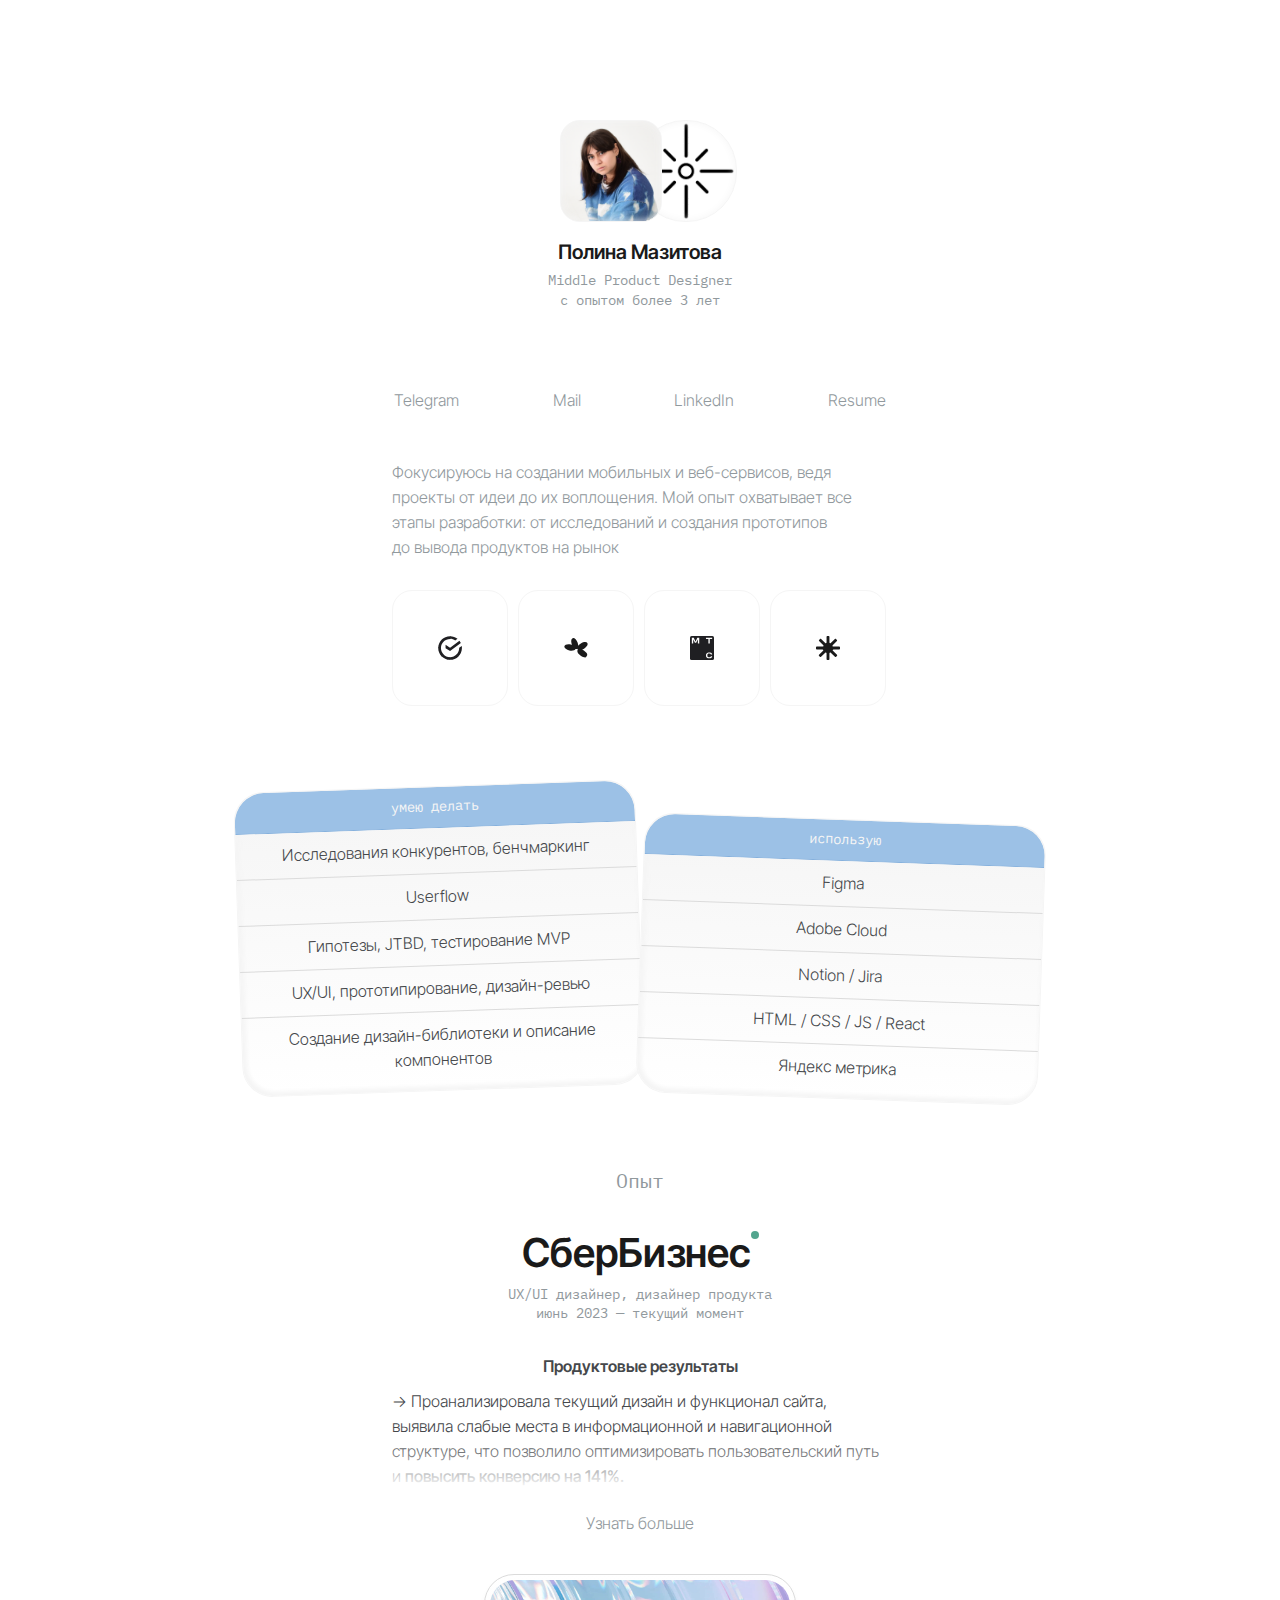
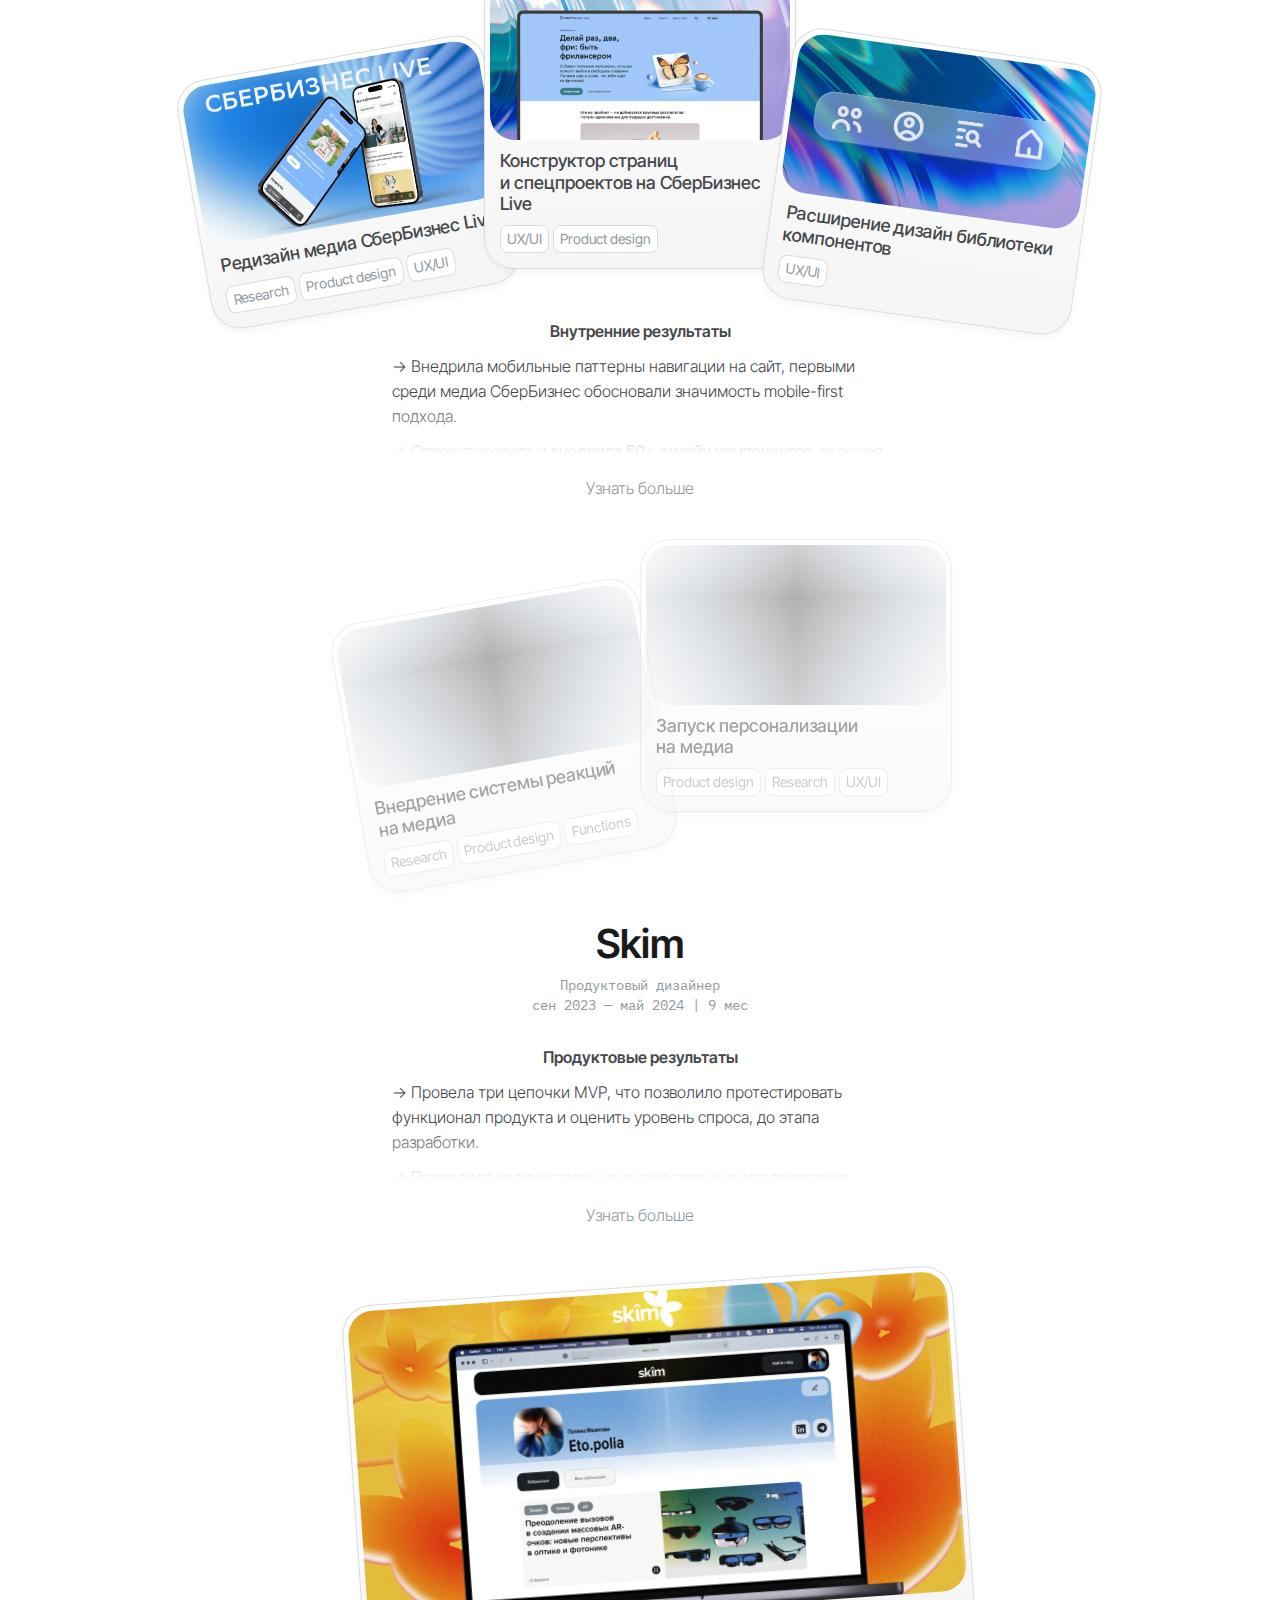
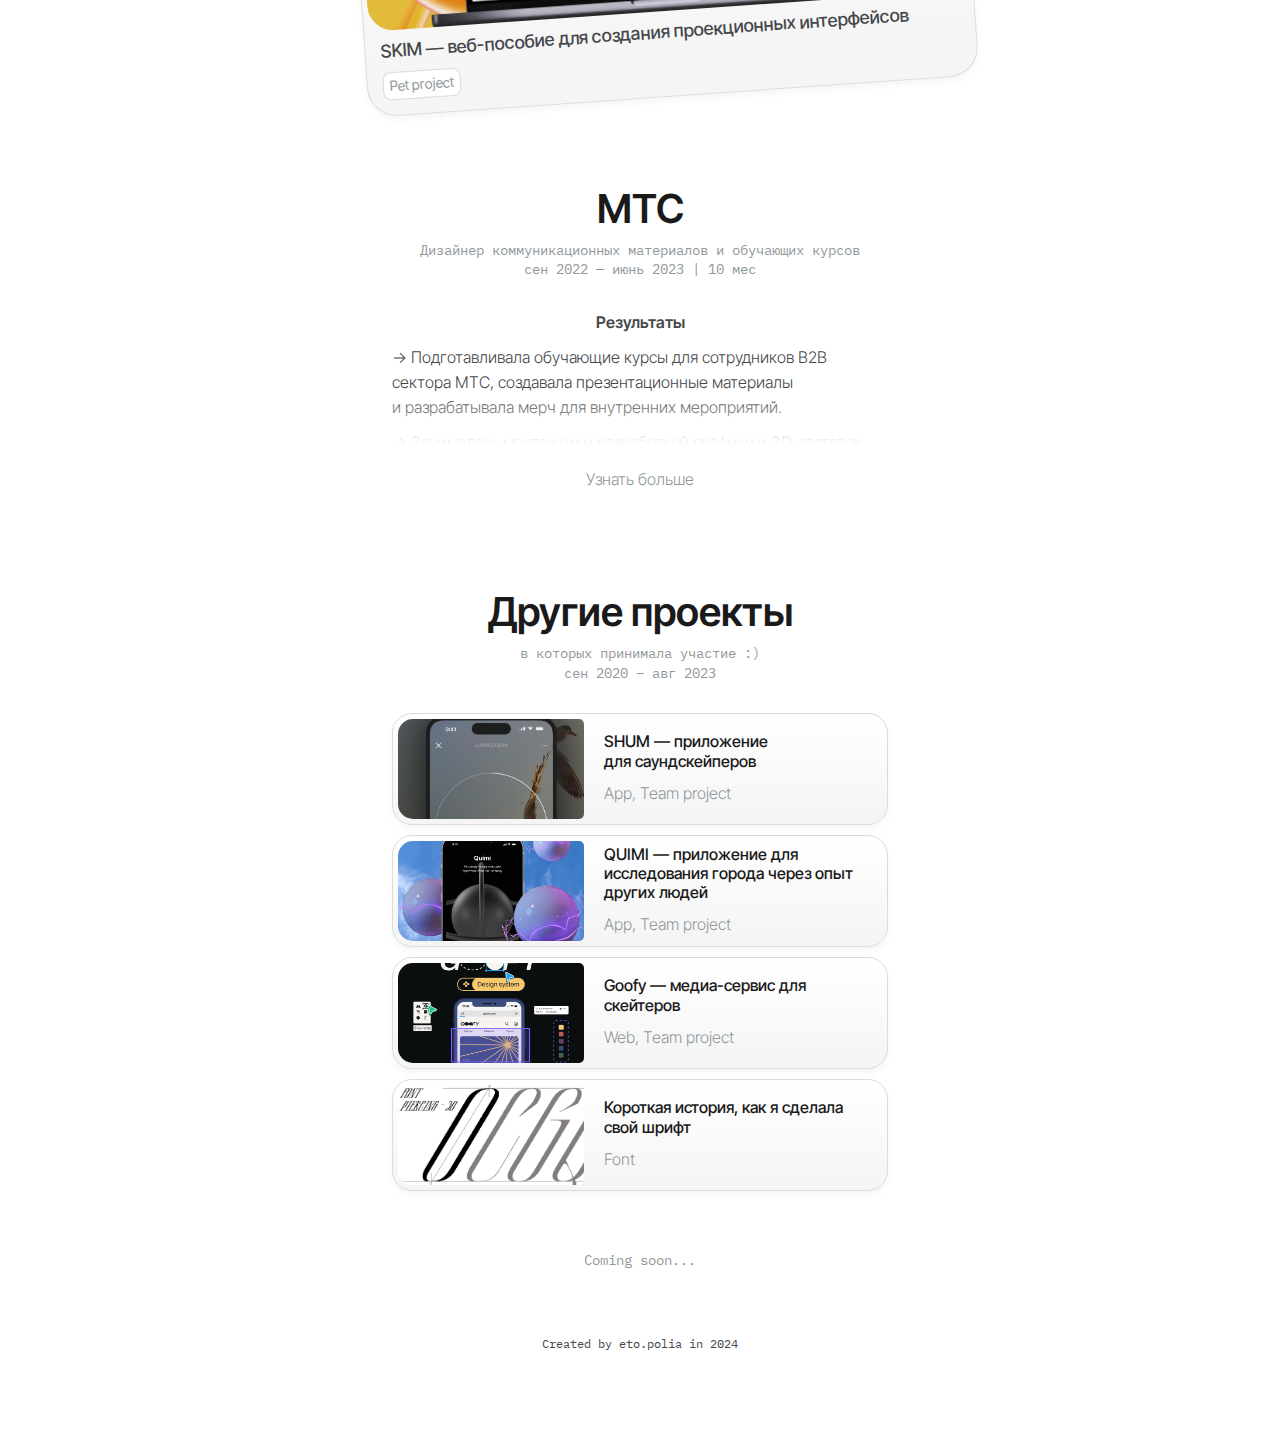
<file: index.html>
<!DOCTYPE html>
<html lang="en">
<head>
   <meta charset="UTF-8">
   <meta name="viewport" content="width=device-width, initial-scale=1.0">
   <title>eto.polia</title>
   <link rel="stylesheet" href="stylesheets/style.css">
   <link rel="icon" href="stylesheets/images/fav.ico" type="image/x-icon">

   <meta property="og:title" content="eto.polia portfolio">
   <meta property="og:description" content="Middle Product Designer с&nbsp;опытом&nbsp;более&nbsp;3&nbsp;лет">
   <meta property="og:image" content="https://eto-polia.com/stylesheets/images/preview-image.webp">
   <meta property="og:url" content="https://eto-polia.com">
   <meta property="og:type" content="portfolio">


      <!-- Yandex.Metrika counter -->
<script type="text/javascript" >
   (function(m,e,t,r,i,k,a){m[i]=m[i]||function(){(m[i].a=m[i].a||[]).push(arguments)};
   m[i].l=1*new Date();
   for (var j = 0; j < document.scripts.length; j++) {if (document.scripts[j].src === r) { return; }}
   k=e.createElement(t),a=e.getElementsByTagName(t)[0],k.async=1,k.src=r,a.parentNode.insertBefore(k,a)})
   (window, document, "script", "https://mc.yandex.ru/metrika/tag.js", "ym");

   ym(98772865, "init", {
        clickmap:true,
        trackLinks:true,
        accurateTrackBounce:true,
        webvisor:true
   });
</script>
<noscript><div><img src="https://mc.yandex.ru/watch/98772865" style="position:absolute; left:-9999px;" alt="" /></div></noscript>
<!-- /Yandex.Metrika counter -->
</head>
<body class="">


<div class="page-container">
   
   <div class="page">


      <!-- <div id="scrollBar"></div> -->
      
      <div class="hero">
         <div class="aboutMe">
            <div class="myImage">
               <div class="profile-photo"></div>
               <div class="profile-logo"></div>
            </div>
            <h5>Полина Мазитова <br><span style="color: #91999D; font-weight: 300; font-size: 1.6rem; line-height: 100%;"></h5>
            <!-- <p style="text-align: center; line-height: 2.2rem;">Middle Product Designer <br>с&nbsp;опытом&nbsp;более&nbsp;3&nbsp;лет</p> -->
            <h3>Middle Product Designer <br>с&nbsp;опытом&nbsp;более&nbsp;3&nbsp;лет</h3>
         </div>
         
         <div class="social">
            <div class="highlight"></div>
            <a class="link" href="https://t.me/eto_polia">Telegram</a>
            <a class="link" href="mailto:pmazitova@outlook.com">Mail</a>
            <a class="link" href="https://www.linkedin.com/in/pmazitova/">LinkedIn</a>
            <a class="link" href="https://eto-polia.com/stylesheets/images/polina-mazitova-resume.pdf">Resume</a>
         </div>

         <p>Фокусируюсь на&nbsp;создании мобильных и&nbsp;веб-сервисов, ведя проекты от&nbsp;идеи до&nbsp;их&nbsp;воплощения. Мой опыт охватывает все этапы разработки: от&nbsp;исследований и&nbsp;создания прототипов до&nbsp;вывода продуктов на&nbsp;рынок</p>

         <div class="linkWrapper">

            <div class="caseItem sber" data-target="#section1">
                  <div class="logoIcon sber" ></div>
                  <div class="tooltip">
                     <p>Сбер</p>
                     <span>Product, UX/Ui Designer</span>
                  </div>
                  <div class="readMore">Подробнее &darr;</div>
            </div>

            <div class="caseItem skim" data-target="#section2">
               <div class="logoIcon skim"></div>
               
               <div class="tooltip">
                  <p>SKIM</p>
                  <span>Produc Designer</span>
               </div>
               <div class="readMore">Подробнее &darr;</div>
            </div>


            <div class="caseItem mts" data-target="#section3">
               <div class="logoIcon mts"></div>
               
               <div class="tooltip">
                  <p>МТС</p>
                  <span>Designer</span>
               </div>
               <div class="readMore">Подробнее &darr;</div>
            </div>

            <div class="caseItem freelance" data-target="#section4">
               <div class="logoIcon freelance"></div>
      
               <div class="tooltip">
                  <p>Другое</p>
                  <span>Product, UX/Ui Design</span>
               </div>
               <div class="readMore">Подробнее &darr;</div>
            </div>
            <audio id="hoverSound" src="stylesheets/audio/Nock.mp3" preload="auto"></audio>

         </div>
      </div>


      <div class="skills">
         <div class="skillsBox">
            <ul>
               <li>умею делать</li>
               <li>Исследования конкурентов, бенчмаркинг</li>
               <li>Userflow</li>
               <li>Гипотезы, JTBD, тестирование MVP</li>
               <li>UX/UI, прототипирование, дизайн-ревью</li>
               <li>Создание дизайн-библиотеки и описание компонентов</li>
            </ul>
         </div>

         <div class="skillsBox">
            <ul>
               <li>использую</li>
               <li>Figma</li>
               <li>Adobe Cloud</li>
               <li>Notion / Jira</li>
               <li>HTML / CSS / JS / React</li>
               <li>Яндекс метрика</li>
            </ul>
         </div>




      </div>



      <div class="experience" id="section1">

         <h2>Опыт</h2>

         <div class="inProgressLabelBox">
            <h1>СберБизнес</h1>
            <div class="inProgressLabel"></div>
         </div>
         <div class="aboutMe">
            <h3>UX/UI дизайнер, дизайнер продукта</h3>
            <h3>июнь 2023 &mdash;  текущий момент</h3>
         </div>




            <div class="product-results">
               <h4>Продуктовые результаты</h4>

               <ul class="result-list innerResults">
                  <li>&rarr; Проанализировала текущий дизайн и&nbsp;функционал сайта, выявила слабые места в&nbsp;информационной и&nbsp;навигационной структуре, что позволило оптимизировать пользовательский путь и&nbsp;<span>повысить конверсию на&nbsp;141%.</span></li>
                  <li>&rarr; Создала новые визуальные элементы, соответствующие современным стандартам. Повысила читаемость статей на&nbsp;мобильных устройствах, что повысило <span>время нахождения на&nbsp;сайте на&nbsp;28%.</span></li>
                  <li>&rarr; По&nbsp;результатам редизайна <span>количество читателей, покинувших медиа в&nbsp;течение первых секунд сократилось на&nbsp;45,23%.</span></li>
                  <li>&rarr; Разработала систему дизайн компонентов внутри системы управления контентом на&nbsp;сайте для спецпроектов, что позволило исключить участие команды разработки для вёрстки однотипных страниц и&nbsp;<span>сократило время реализации с ~2х месяцев до&nbsp;2-3х дней.</span></li>
                  <li>&rarr; Сделала дизайн элементов врезов текста, что <span>увеличило на&nbsp;10% глубину просмотра и&nbsp;рециркуляцию сайта.</span></li>
                  <li>&rarr; Разработала прототипы ключевых пользовательских путей на&nbsp;основе UX-исследований, что позволило протестировать некоторые решения до&nbsp;этапа разработки.</li>
               </ul>
               <button id="toggle-btn" class="toggle-btn" >Узнать больше</button>
            </div>


         <div class="casesSber">
            <a class="caseCard transition-link" href="/case-sbl-redesign.html">
               <div class="caseCover" id="sber1"></div>
               <h1 class="cardHeader">Редизайн медиа СберБизнес Live</h1>
               <div class="tags">
                  <div class="tag">Research</div>
                  <div class="tag">Product design</div>
                  <div class="tag">UX/UI</div>
               </div>
            </a>

            <a class="caseCard transition-link" href="/case-sbl-constuctor.html">
               <div class="caseCover" id="sber2"></div>
               <h1 class="cardHeader">Конструктор страниц и&nbsp;спецпроектов на&nbsp;СберБизнес Live</h1>
               <div class="tags">
                  <div class="tag">UX/UI</div>
                  <div class="tag">Product design</div>
               </div>
            </a>

            <a class="caseCard" href="/case-sbl-design-system.html">
               <div class="caseCover" id="sber3"></div>
               <h1 class="cardHeader">Расширение дизайн библиотеки компонентов</h1>
               <div class="tags">
                  <div class="tag">UX/UI</div>
               </div>
            </a>


         </div>


            <div class="product-results">
               <h4>Внутренние результаты</h4>
               <ul class="result-list innerResults">
                  <li>&rarr; Внедрила мобильные паттерны навигации на&nbsp;сайт, первыми среди медиа СберБизнес обосновали значимость mobile-first подхода.</li>
                  <li>&rarr; Спроектировала и&nbsp;<span>внедрила 50+&nbsp;дизайн компонентов</span>, включая карточки, баннеры, формы, шапки и&nbsp;другие элементы, критически важные для продукта.</li>
                  <li>&rarr; Совместно с&nbsp;владельцем продукта и&nbsp;бизнес-аналитиком внедряла систему Канбан для организации процесса во&nbsp;время роста команды. Данная настройка внутренних процессов <span>сократила время lead time с &gt;100 дней до ~25.</span></li>
                  <li>&rarr; Систематизировала дизайн-файлы в&nbsp;Figma, улучшив навигацию для команды разработки, что ускорило процессы согласования и&nbsp;разработки.</li>
                  <li>&rarr; В&nbsp;сотрудничестве с&nbsp;владельцем продукта и&nbsp;бизнес-аналитиком разработала решение для интеграции AI-ассистента на&nbsp;сайт, что улучшило интерактивный контент и&nbsp;способствовало увеличению времени, проводимого пользователями на&nbsp;медиа.</li>
                  <li>&rarr; Для отдельных спецпроектов разрабатывала дизайн функционала тестов, калькуляторов, ии-генераторов.</li>
                  <li>&rarr; Разработала дизайн рекламных форматов, расписала гайды для команды редакции по&nbsp;использованию новых форматов контента.</li>
               </ul>
               <button id="toggle-btn" class="toggle-btn" >Узнать больше</button>

            </div>
         


         <div class="casesSber">

            <div class="caseCard disabeledCard" href="">
               <div class="caseCover fishCover" id=""></div>
               <h1 class="cardHeader">Внедрение системы реакций на&nbsp;медиа</h1>
               <div class="tags">
                  <div class="tag">Research</div>
                  <div class="tag">Product design</div>
                  <div class="tag">Functions</div>
               </div>
            </div>

            <div class="caseCard disabeledCard" href="">
               <div class="caseCover fishCover" id=""></div>
               <h1 class="cardHeader">Запуск персонализации на&nbsp;медиа</h1>
               <div class="tags">
                  <div class="tag">Product design</div>
                  <div class="tag">Research</div>
                  <div class="tag">UX/UI</div>
               </div>
            </div>

         </div>


      </div>

      <div class="experience" id="section2">

         <h1>Skim</h1>
         <div class="aboutMe"> 
            <h3>Продуктовый дизайнер</h3>
            <h3>сен 2023 &mdash;  май 2024 | 9 мес</h3>
         </div>





            <div class="product-results">
               <h4>Продуктовые результаты</h4>
               <ul class="result-list innerResults">
                  <li>&rarr; Провела три цепочки MVP, что позволило протестировать функционал продукта и&nbsp;оценить уровень спроса, до&nbsp;этапа разработки.</li>
                  <li>&rarr; Проводила количественные и&nbsp;качественные исследования</li>
                  <li>&rarr; Составляла карту сервиса и&nbsp;userflow.</li>
                  <li>&rarr; Разработала дизайн экранов и&nbsp;прототипы ключевых пользовательских путей.</li>
                  <li>&rarr; Провела серию рекламных кампаний через Яндекс.Директ и&nbsp;МТС Маркетолог, что помогло привлечь целевую аудиторию и&nbsp;повысить видимость продукта.</span></li>
                  <li>&rarr; Анализировала конкурентов, тренды и&nbsp;проводила бенчмаркинг, что помогло определить лучшие практики на&nbsp;рынке.</span></li>
                  <li>&rarr; Сформировала платформу бренда, построила воронку коммуникации и&nbsp;разработала айдентику.</li>
               </ul>
               <button id="toggle-btn" class="toggle-btn" >Узнать больше</button>
            </div>


            <div class="casesSkim">

               <a class="caseCard" href="/case-skim.html">
                  <div class="caseCover" id="skim1"></div>
                  <h1 >SKIM — веб-пособие для&nbsp;создания проекционных интерфейсов</h1>
                  <div class="tags">
                     <div class="tag">Pet project</div>
                  </div>
               </a>
      
            </div>


      </div>

      <div class="experience" id="section3">
         
         <h1>МТС</h1>

         <div class="aboutMe"> 
            <h3>Дизайнер коммуникационных материалов и&nbsp;обучающих курсов</h3>
            <h3>сен 2022 &mdash; июнь 2023 | 10 мес</h3>
         </div>


            <div class="product-results">
               <h4>Результаты</h4>
               <ul class="result-list innerResults">
                  <li>&rarr; Подготавливала обучающие курсы для сотрудников B2B сектора МТС, создавала презентационные материалы и&nbsp;разрабатывала мерч для внутренних мероприятий.</li>
                  <li>&rarr; Занималась монтажом и&nbsp;разработкой графики и&nbsp;3D-заставок для роликов, что улучшило визуальное оформление и&nbsp;повысило привлекательность видеоконтента.</li>
                  <li>&rarr; Создавала визуализацию учебных материалов, что значительно улучшило восприятие и&nbsp;усвоение информации.</li>
               </ul>
               <button id="toggle-btn" class="toggle-btn" >Узнать больше</button>
            </div>

      </div>

      <div class="experience" id="section4">
         
         <h1>Другие проекты</h1>


         <div class="aboutMe"> 
            <h3>в&nbsp;которых принимала участие :)</h3>
            <h3>сен 2020 &ndash; авг 2023 </h3>
         </div>

         <div class="otherProjects">

            <a class="prjCard" href="https://muddy-sun-641.notion.site/SHUM-1359bbb4c15e4fe3a0ee55e90f2d96c2?pvs=4">
               <div class="prjCardCover" id="shum"></div>
               <div class="textBox">
                  <h1 class="prjHeader">SHUM — приложение для&nbsp;саундскейперов</h1>
                  <p>App, Team project</p>
               </div>

            </a>

            <a class="prjCard" href="https://www.behance.net/gallery/147062693/Quimi-App-with-AR">
               <div class="prjCardCover" id="quimi"></div>
               <div class="textBox">
                  <h1 class="prjHeader">QUIMI — приложение для исследования города через опыт других людей</h1>
                  <p>App, Team project</p>
               </div>
            </a>

            <a class="prjCard" href="https://portfolio.hse.ru/Project/142630">
               <div class="prjCardCover" id="goofy"></div>
               <div class="textBox">
                  <h1 class="prjHeader">Goofy — медиа-сервис для скейтеров</h1>
                  <p>Web, Team project</p>
               </div>
            </a>

            <a class="prjCard" href="https://muddy-sun-641.notion.site/a1b7b2df613e421b8f820d41d9414d7d?pvs=4">
               <div class="prjCardCover" id="font"></div>
               <div class="textBox">
                  <h1 class="prjHeader">Короткая история, как я&nbsp;сделала свой шрифт</h1>
                  <p>Font</p>
               </div>
            </a>


         </div>


      </div>



      <div class="experience">
         <h3>Coming soon...</h3>
      </div>




      <div class="footer">
         <p>Created by eto.polia in 2024</p>
      </div>

   </div>
   

</div>


   <script src="js/js.js"></script>
</body>
</html>
</file>
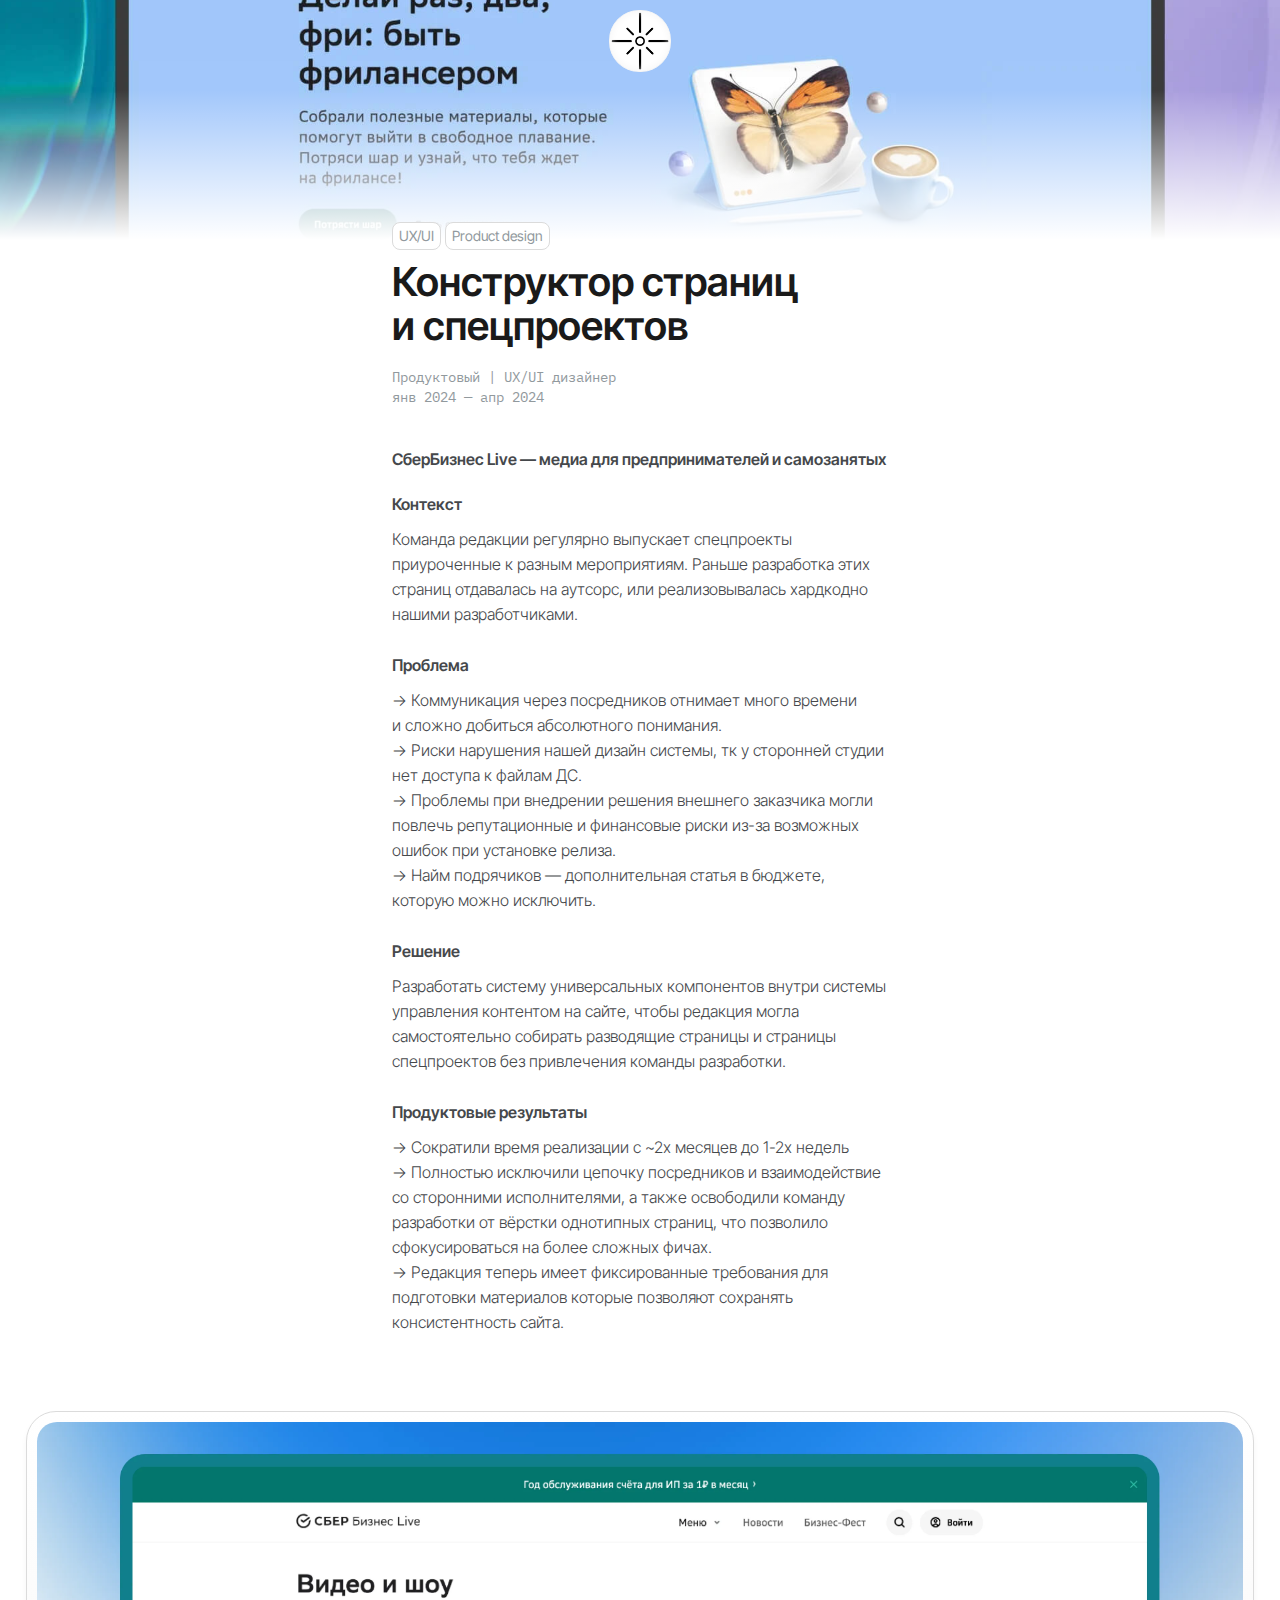
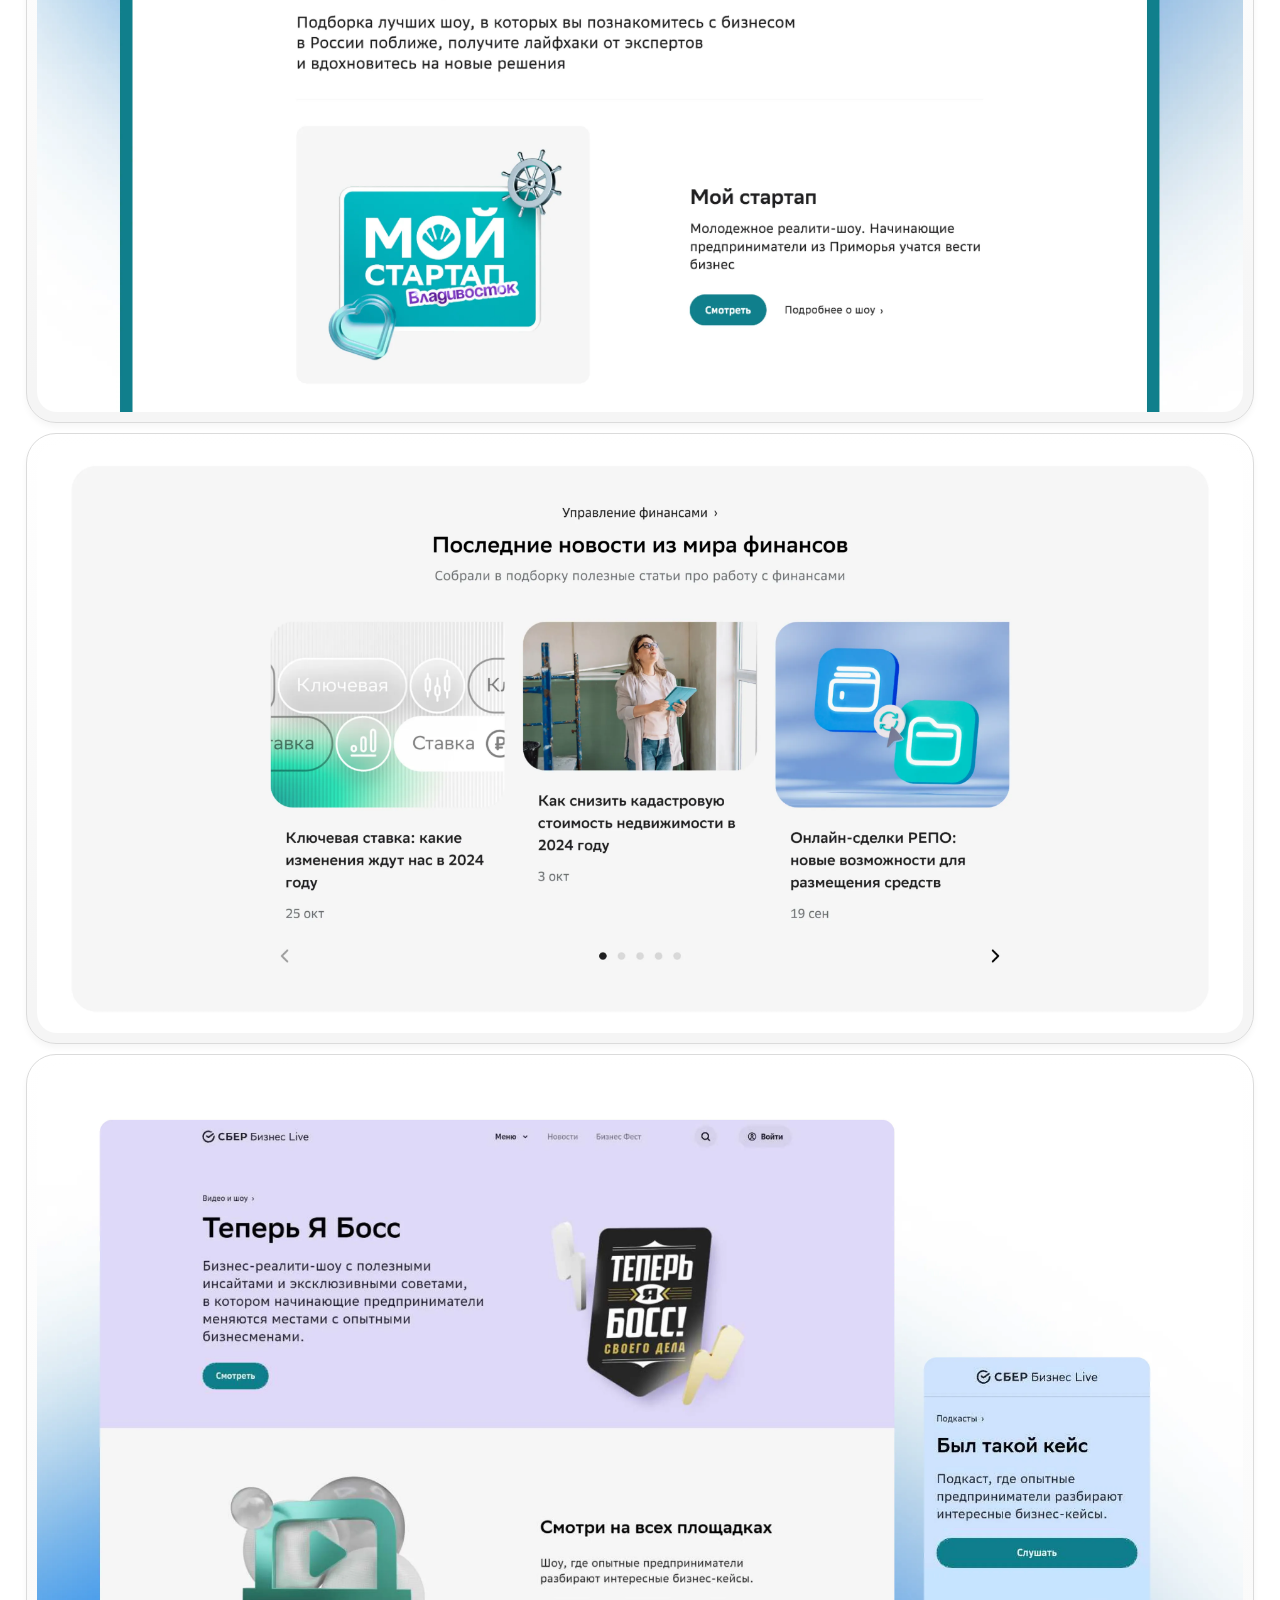
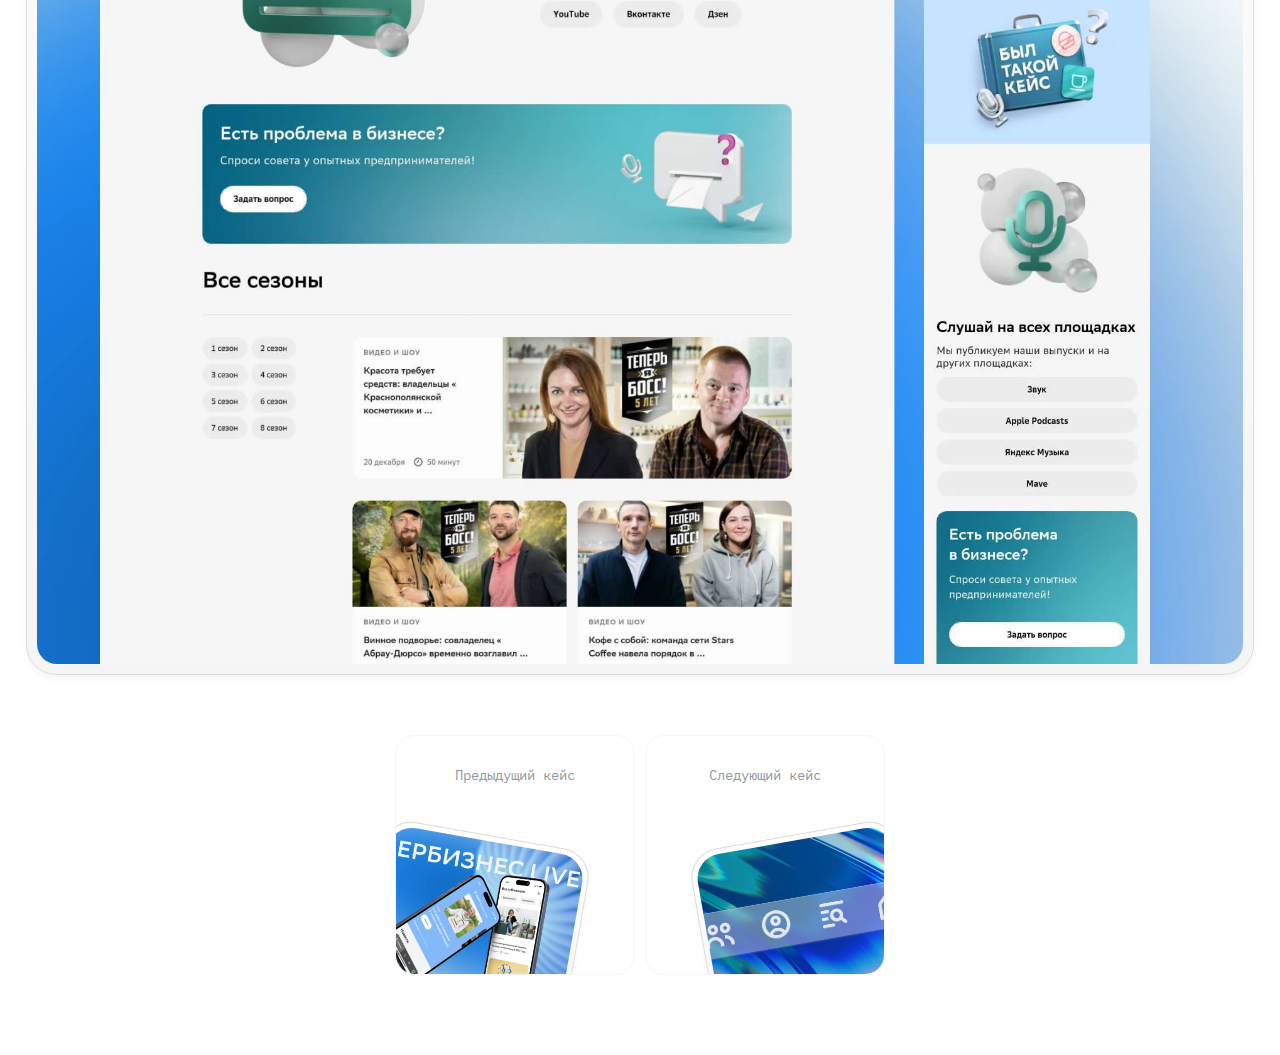
<file: case-sbl-constuctor.html>
<!DOCTYPE html>
<html lang="en">
<head>
   <meta charset="UTF-8">
   <meta name="viewport" content="width=device-width, initial-scale=1.0">
   <title>Конструктор страниц</title>
   <link rel="stylesheet" href="stylesheets/style.css">
   <link rel="stylesheet" href="stylesheets/case-stylesheets.css">
   <link rel="stylesheet" href="stylesheets/adaptive.css">

   <link rel="icon" href="stylesheets/images/fav.ico" type="image/x-icon">

   <meta property="og:title" content="Конструктор страниц и спецпроектов">
   <meta property="og:description" content="by eto.polia">
   <meta property="og:image" content="https://eto-polia.com/stylesheets/images/sber-constructor.webp">
   <meta property="og:url" content="https://eto-polia.com/case-sbl-constuctor.html"> 
   <meta property="og:type" content="portfolio">

   <!-- Yandex.Metrika counter -->
<script type="text/javascript" >
   (function(m,e,t,r,i,k,a){m[i]=m[i]||function(){(m[i].a=m[i].a||[]).push(arguments)};
   m[i].l=1*new Date();
   for (var j = 0; j < document.scripts.length; j++) {if (document.scripts[j].src === r) { return; }}
   k=e.createElement(t),a=e.getElementsByTagName(t)[0],k.async=1,k.src=r,a.parentNode.insertBefore(k,a)})
   (window, document, "script", "https://mc.yandex.ru/metrika/tag.js", "ym");

   ym(98772865, "init", {
        clickmap:true,
        trackLinks:true,
        accurateTrackBounce:true,
        webvisor:true
   });
</script>
<noscript><div><img src="https://mc.yandex.ru/watch/98772865" style="position:absolute; left:-9999px;" alt="" /></div></noscript>
<!-- /Yandex.Metrika counter -->
 
</head>
<body class="case-body ">
   <div class="page-container">
   <div class="page">


      <div class="header">
         <a class="homeBtn transition-link" href="/index.html"></a>
      </div>

      <div class="case-cover" id="case-cover-sber-constructor">
         <div class="gradientBox"></div>
      </div>


      <div class="case-description">

         <div class="tags">
            <div class="tag">UX/UI</div>
            <div class="tag">Product design</div>
         </div>


         <h1>Конструктор страниц и спецпроектов</h1>
         <div class="aboutMe"> 
            <h3>Продуктовый | UX/UI дизайнер</h3>
            <h3>янв 2024 &mdash; апр 2024</h3>
         </div>


         <h4>СберБизнес Live — медиа для&nbsp;предпринимателей и&nbsp;самозанятых</h4>
                 
         <div class="case-descriptionRow" >
            <h4>Контекст</h4>
            <p>Команда редакции регулярно выпускает спецпроекты приуроченные к&nbsp;разным мероприятиям. Раньше разработка этих страниц отдавалась на&nbsp;аутсорс, или реализовывалась хардкодно нашими разработчиками.</p>
         </div>

         <div class="case-descriptionRow" >
            <h4>Проблема</h4>
            <p>&rarr; Коммуникация через посредников отнимает много времени и&nbsp;сложно добиться абсолютного понимания.
               <br>
               &rarr; Риски нарушения нашей дизайн системы, тк&nbsp;у&nbsp;сторонней студии нет доступа к&nbsp;файлам ДС.
               <br>
               &rarr; Проблемы при внедрении решения внешнего заказчика могли повлечь репутационные и&nbsp;финансовые риски из-за возможных ошибок при установке релиза.
               <br>
               &rarr; Найм подрячиков&nbsp;&mdash; дополнительная статья в&nbsp;бюджете, которую можно исключить.
               <br>
            </p>
         </div>
      
         <div class="case-descriptionRow" >
            <h4>Решение</h4>
            <p>Разработать систему универсальных компонентов внутри системы управления контентом на&nbsp;сайте, чтобы редакция могла самостоятельно собирать разводящие страницы и&nbsp;страницы спецпроектов без привлечения команды разработки.</p>
         </div>
      
         <div class="case-descriptionRow" >
            <h4>Продуктовые результаты</h4>
            <p>&rarr; Сократили время реализации с ~2х месяцев до&nbsp;1-2х недель
               <br>
               &rarr; Полностью исключили цепочку посредников и&nbsp;взаимодействие со&nbsp;сторонними исполнителями, а&nbsp;также освободили команду разработки от&nbsp;вёрстки однотипных страниц, что позволило сфокусироваться на&nbsp;более сложных фичах.
               <br>
               &rarr; Редакция теперь имеет фиксированные требования для подготовки материалов которые позволяют сохранять консистентность сайта.
            </p>
         </div>
      </div>   



      <div class="gallery">
         <div class="gallery-item large">
            <img src="stylesheets/images/case-constructor/case-constructor-01.webp" alt="">
         </div>
         <div class="gallery-item large">
            <img src="stylesheets/images/case-constructor/case-constructor-02.webp" alt="">
         </div>
         <div class="gallery-item large">
            <img src="stylesheets/images/case-constructor/case-constructor-03.webp" alt="">
         </div>
      </div>






      <div class="navigationPanel">

         <a class="navBtn before transition-link" href="/case-sbl-redesign.html">
            <h3>Предыдущий кейс</h3>
               <div class="caseCard transition-link">
                  <div class="caseCover" id="sber1"></div>
               </div>
         </a>
      
         <a class="navBtn next transition-link" href="/case-sbl-design-system.html">
            <h3>Следующий кейс</h3>
            <div class="caseCard transition-link">
               <div class="caseCover" id="sber3"></div>
            </div>
         </a>
      </div>
   </div>
   <audio id="hoverSound" src="stylesheets/audio/Nock.mp3" preload="auto"></audio>
   <script src="js/js.js"></script>
</div>
</body>
</html>
</file>
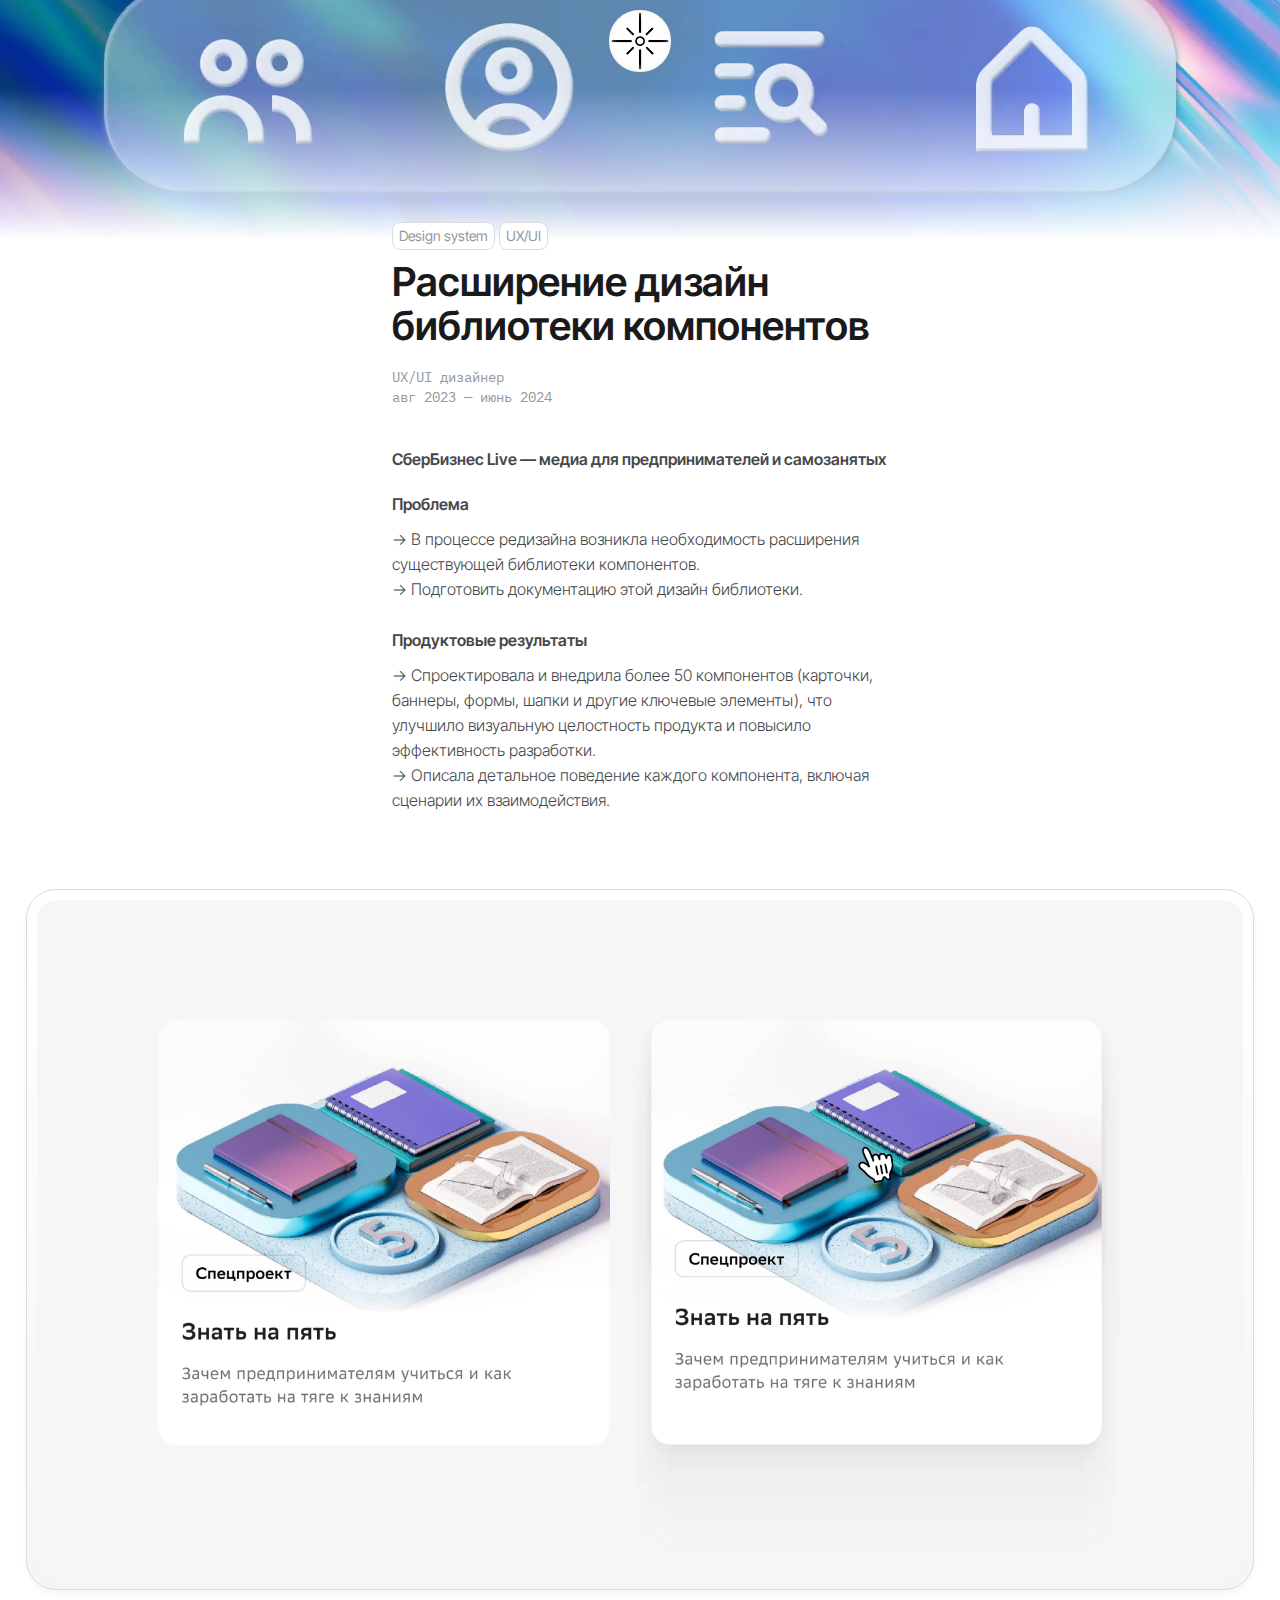
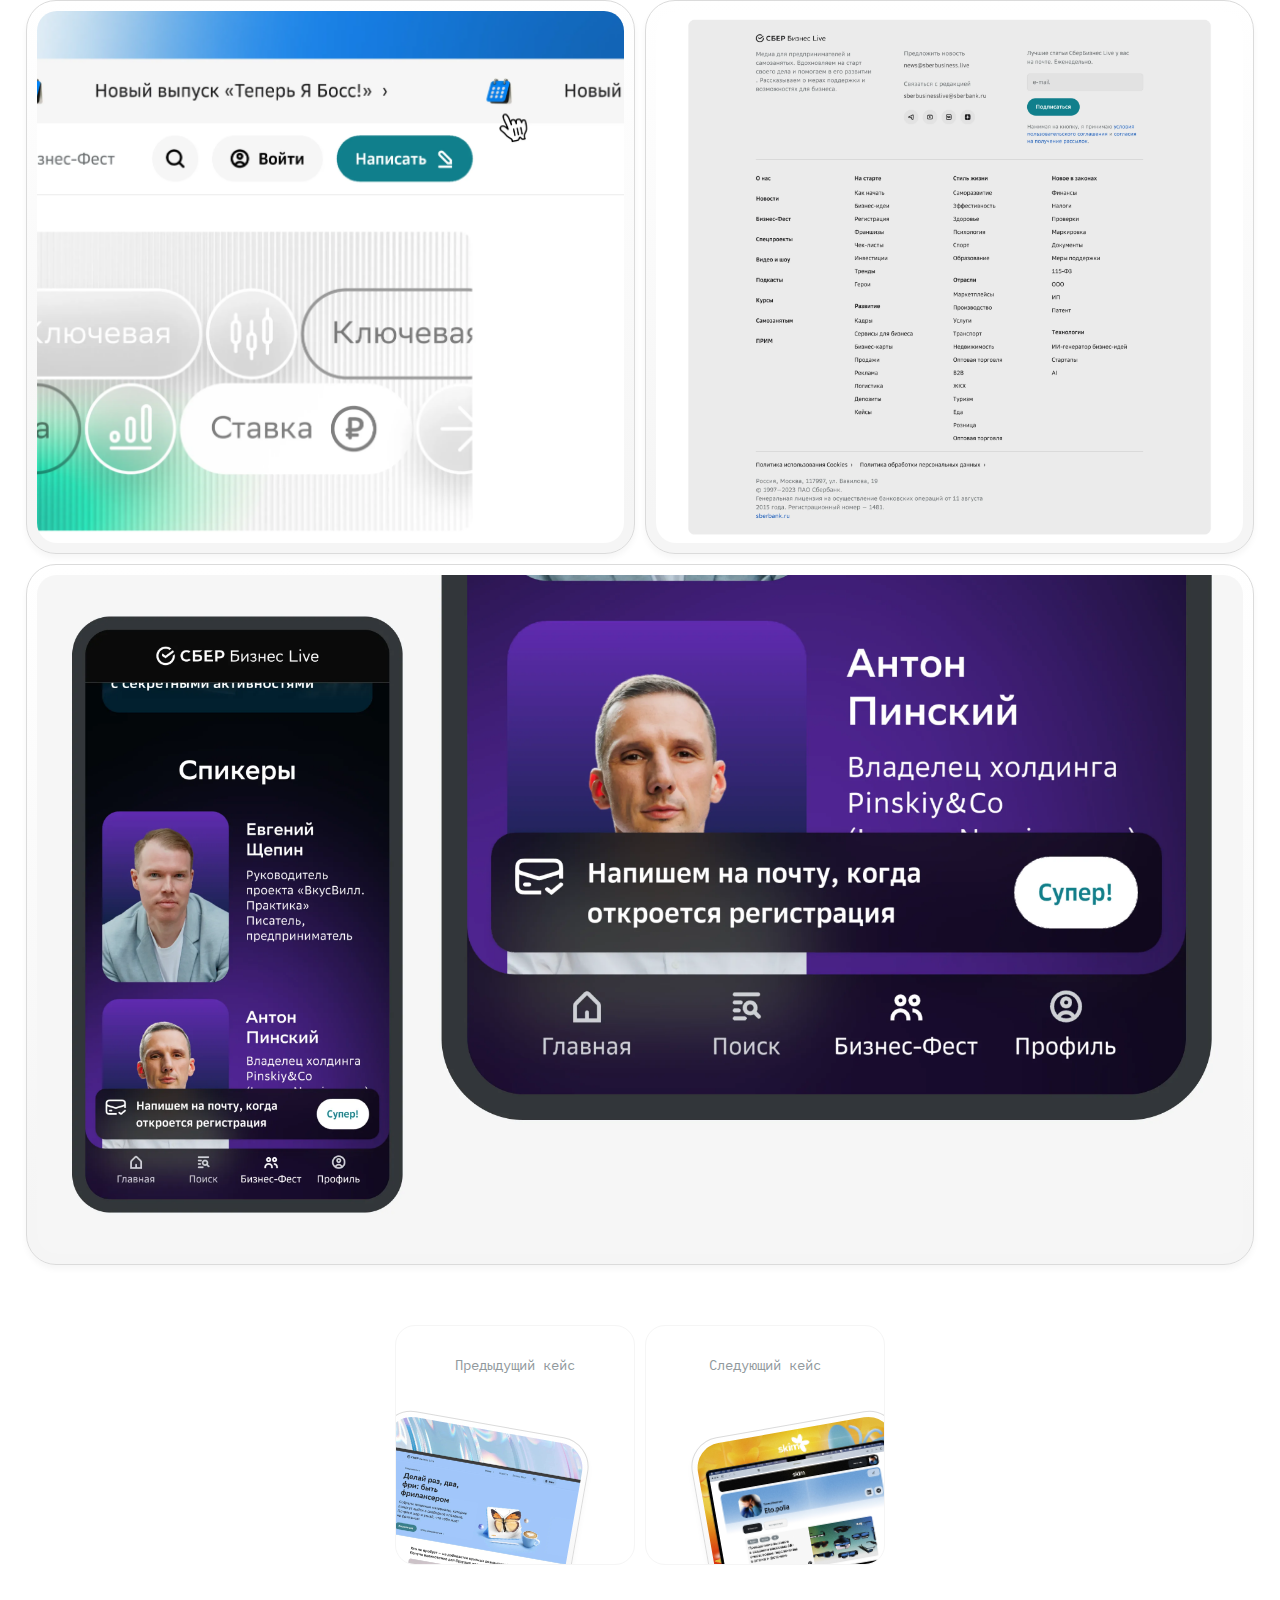
<file: case-sbl-design-system.html>
<!DOCTYPE html>
<html lang="en">
<head>
   <meta charset="UTF-8">
   <meta name="viewport" content="width=device-width, initial-scale=1.0">
   <title>Расширение дизайн библиотеки компонентов</title>
   <link rel="stylesheet" href="stylesheets/style.css">
   <link rel="stylesheet" href="stylesheets/case-stylesheets.css">
   <link rel="stylesheet" href="stylesheets/adaptive.css">

   <link rel="icon" href="stylesheets/images/fav.ico" type="image/x-icon">

   <meta property="og:title" content="Расширение дизайн библиотеки компонентов">
   <meta property="og:description" content="by eto.polia">
   <meta property="og:image" content="https://eto-polia.com/stylesheets/images/sber-design-system.jpg">
   <meta property="og:url" content="https://eto-polia.com/case-sbl-constuctor.html"> 
   <meta property="og:type" content="portfolio">

   <!-- Yandex.Metrika counter -->
<script type="text/javascript" >
   (function(m,e,t,r,i,k,a){m[i]=m[i]||function(){(m[i].a=m[i].a||[]).push(arguments)};
   m[i].l=1*new Date();
   for (var j = 0; j < document.scripts.length; j++) {if (document.scripts[j].src === r) { return; }}
   k=e.createElement(t),a=e.getElementsByTagName(t)[0],k.async=1,k.src=r,a.parentNode.insertBefore(k,a)})
   (window, document, "script", "https://mc.yandex.ru/metrika/tag.js", "ym");

   ym(98772865, "init", {
        clickmap:true,
        trackLinks:true,
        accurateTrackBounce:true,
        webvisor:true
   });
</script>
<noscript><div><img src="https://mc.yandex.ru/watch/98772865" style="position:absolute; left:-9999px;" alt="" /></div></noscript>
<!-- /Yandex.Metrika counter -->
 
</head>
<body class="case-body ">
   <div class="page-container">
   <div class="page">


      <div class="header">
         <a class="homeBtn transition-link" href="/index.html"></a>
      </div>

      <div class="case-cover" id="case-cover-sber-design-system">
         <div class="gradientBox"></div>
      </div>


      <div class="case-description">

         <div class="tags">
            <div class="tag">Design system</div>
            <div class="tag">UX/UI</div>
         </div>


         <h1>Расширение дизайн библиотеки компонентов</h1>
         <div class="aboutMe"> 
            <h3>UX/UI дизайнер</h3>
            <h3>авг 2023 &mdash; июнь 2024</h3>
         </div>


         <h4>СберБизнес Live — медиа для&nbsp;предпринимателей и&nbsp;самозанятых</h4>


         <div class="case-descriptionRow" >
            <h4>Проблема</h4>
            <p>&rarr; В&nbsp;процессе редизайна возникла необходимость расширения существующей библиотеки компонентов.
               <br>
               &rarr; Подготовить документацию этой дизайн библиотеки.
            </p>
         </div>
      
         <div class="case-descriptionRow" >
            <h4>Продуктовые результаты</h4>
            <p>&rarr; Спроектировала и&nbsp;внедрила более 50&nbsp;компонентов (карточки, баннеры, формы, шапки и&nbsp;другие ключевые элементы), что улучшило визуальную целостность продукта и&nbsp;повысило эффективность разработки.
               <br>
               &rarr; Описала детальное поведение каждого компонента, включая сценарии их&nbsp;взаимодействия.
            </p>
         </div>
      </div>   

      <div class="gallery">
         <div class="gallery-item large">
            <img src="stylesheets/images/case-design-system/case-design-system-03.webp" alt="">
         </div>
         <div class="gallery-item small">
            <img src="stylesheets/images/case-design-system/case-design-system-01.webp" alt="">
         </div>
         <div class="gallery-item small">
            <img src="stylesheets/images/case-design-system/case-design-system-04.webp" alt="">
         </div>
 
         <div class="gallery-item large">
            <img src="stylesheets/images/case-design-system/case-design-system-02.webp" alt="">
         </div>
      </div>








      <div class="navigationPanel">

         <a class="navBtn before transition-link" href="/case-sbl-constuctor.html">
            <h3>Предыдущий кейс</h3>
               <div class="caseCard transition-link">
                  <div class="caseCover" id="sber2"></div>
               </div>
         </a>
      
         <a class="navBtn next transition-link" href="/case-skim.html">
            <h3>Следующий кейс</h3>
            <div class="caseCard transition-link">
               <div class="caseCover" id="skim1"></div>
            </div>
         </a>
      </div>
   </div>
   <audio id="hoverSound" src="stylesheets/audio/Nock.mp3" preload="auto"></audio>
   <script src="js/js.js"></script>
</div>
</body>
</html>
</file>
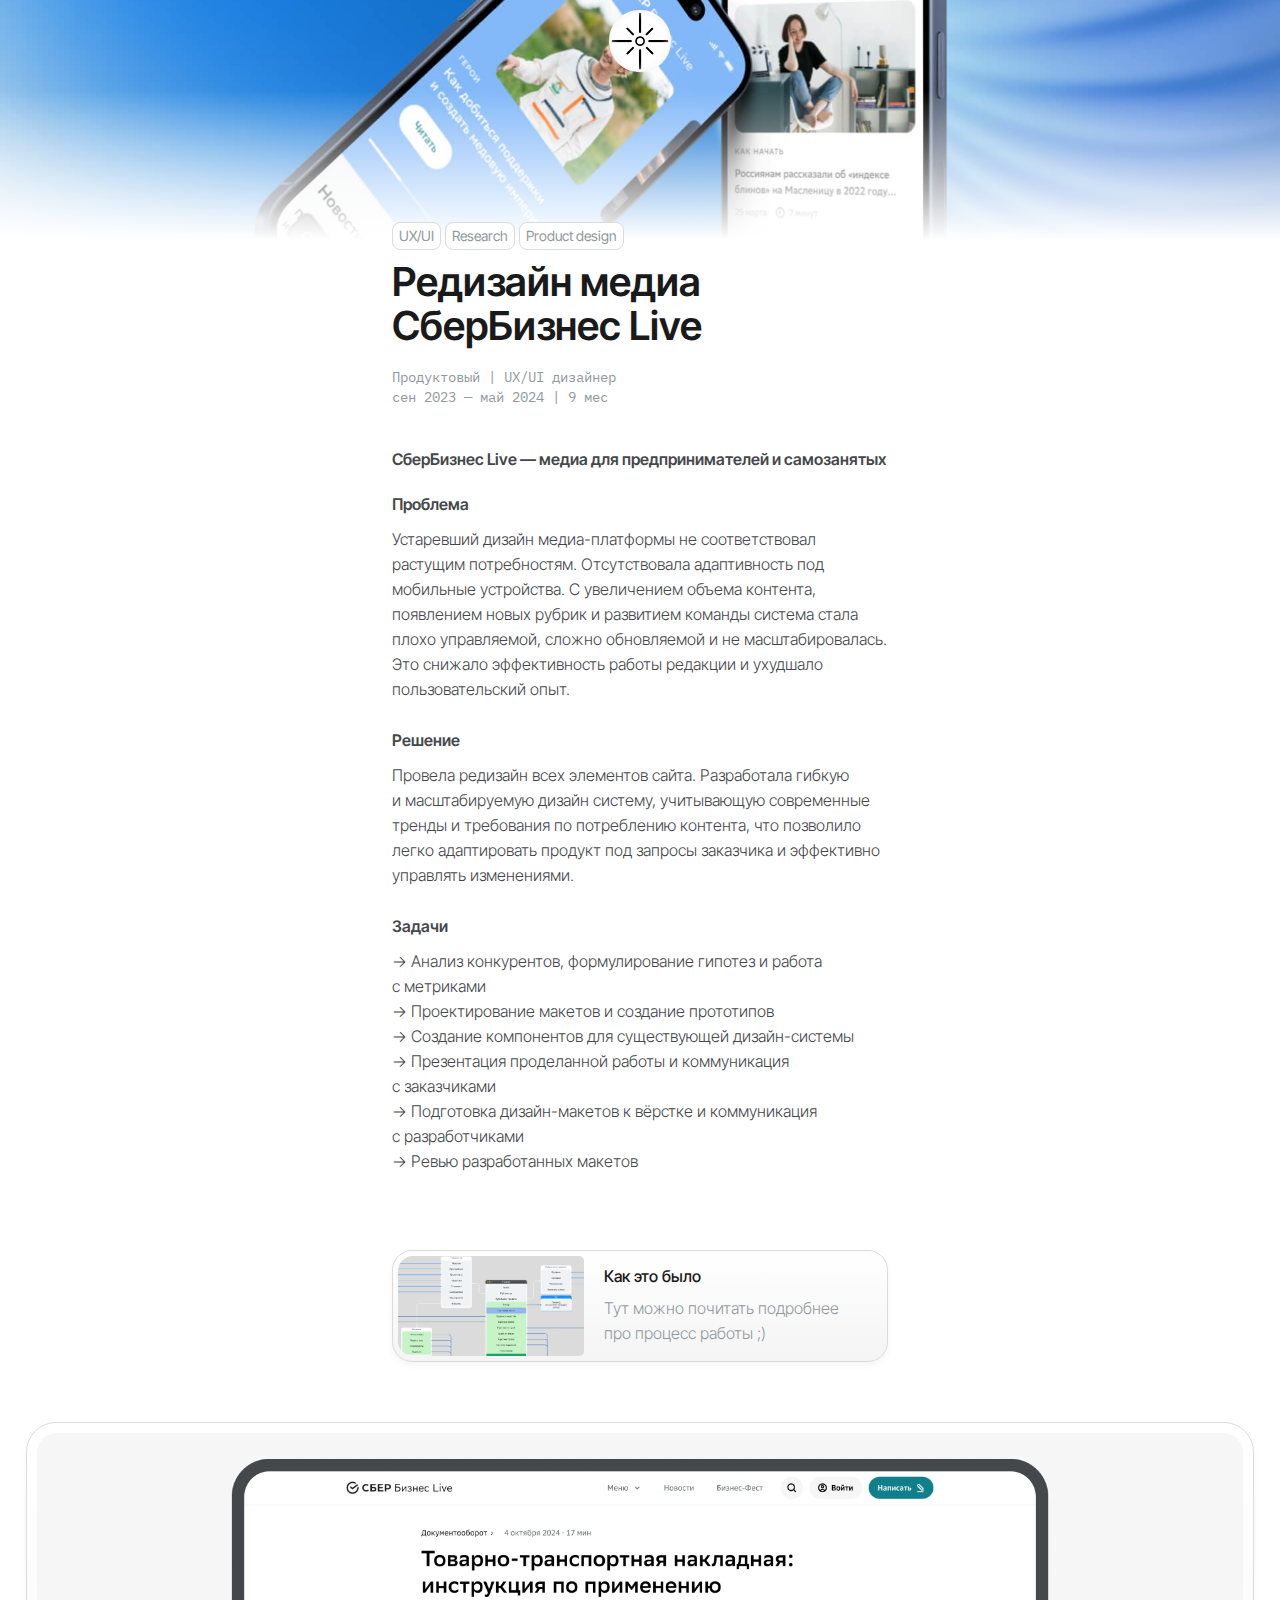
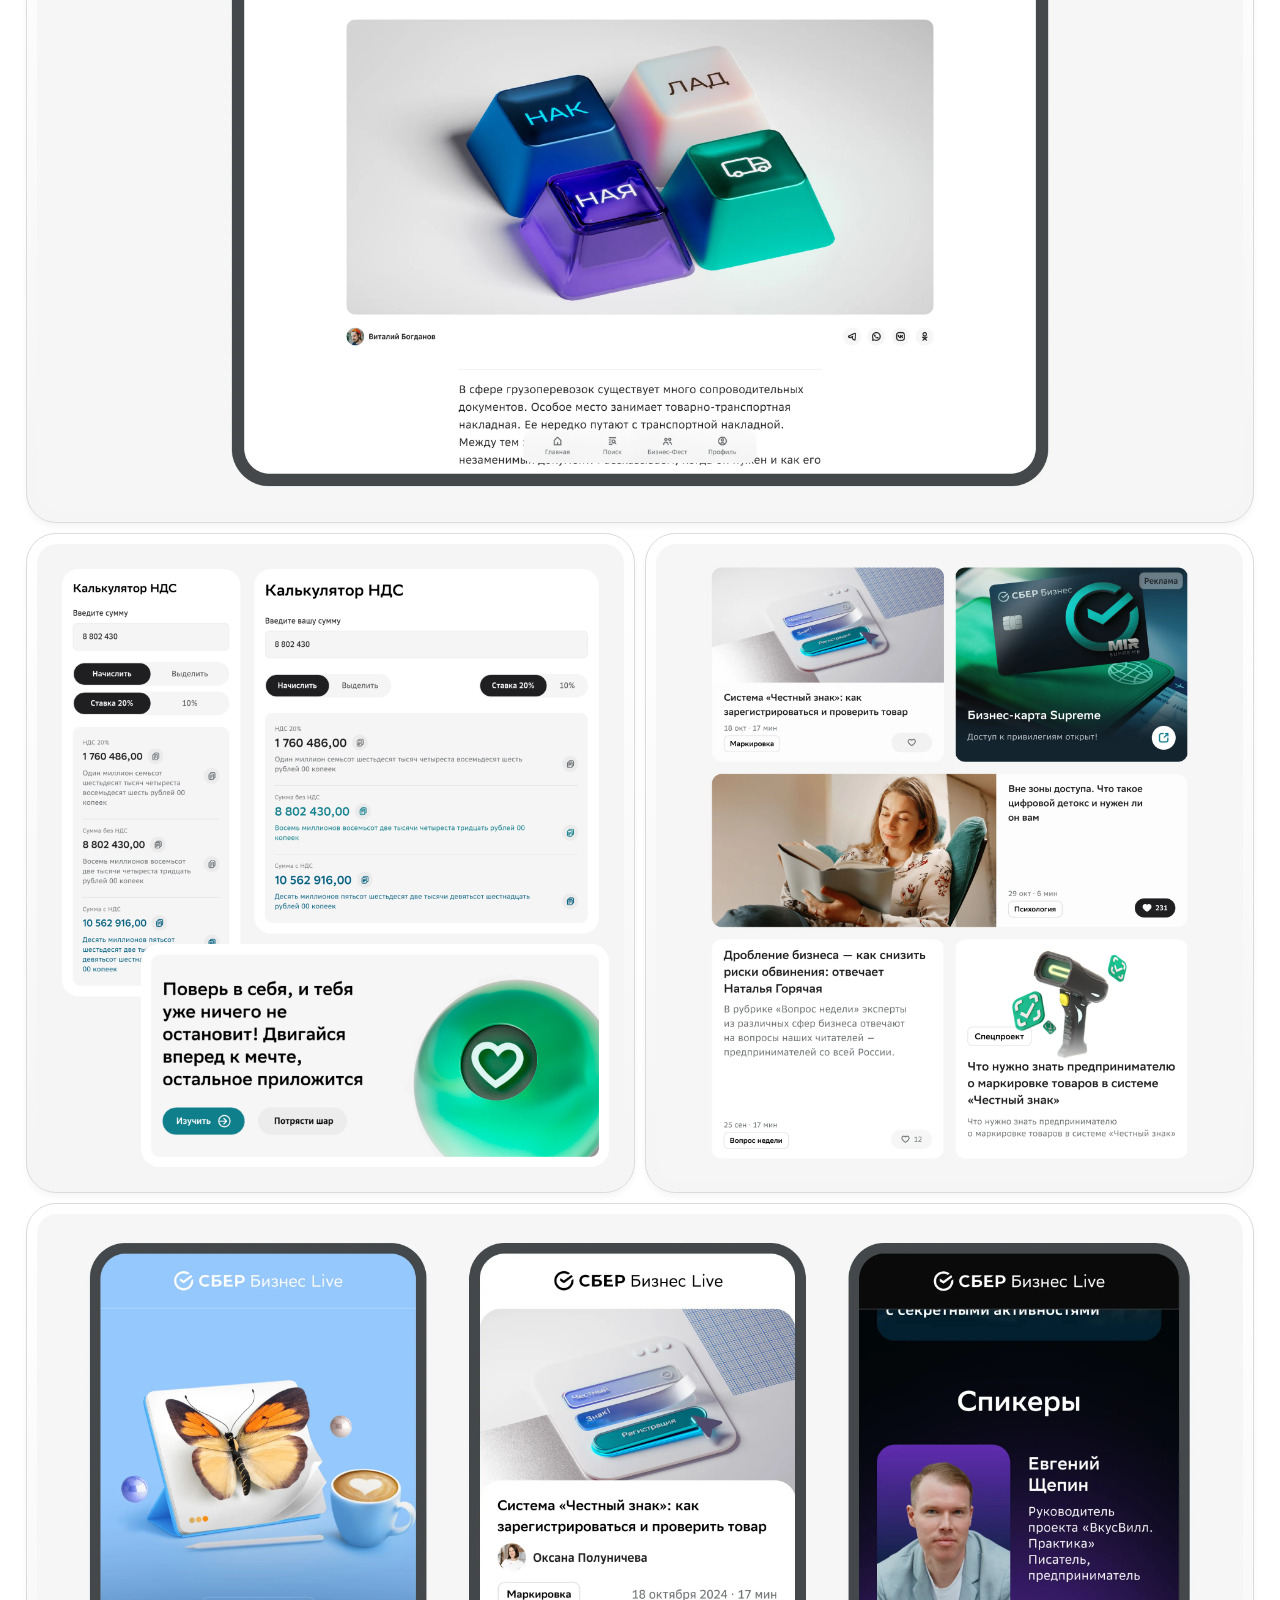
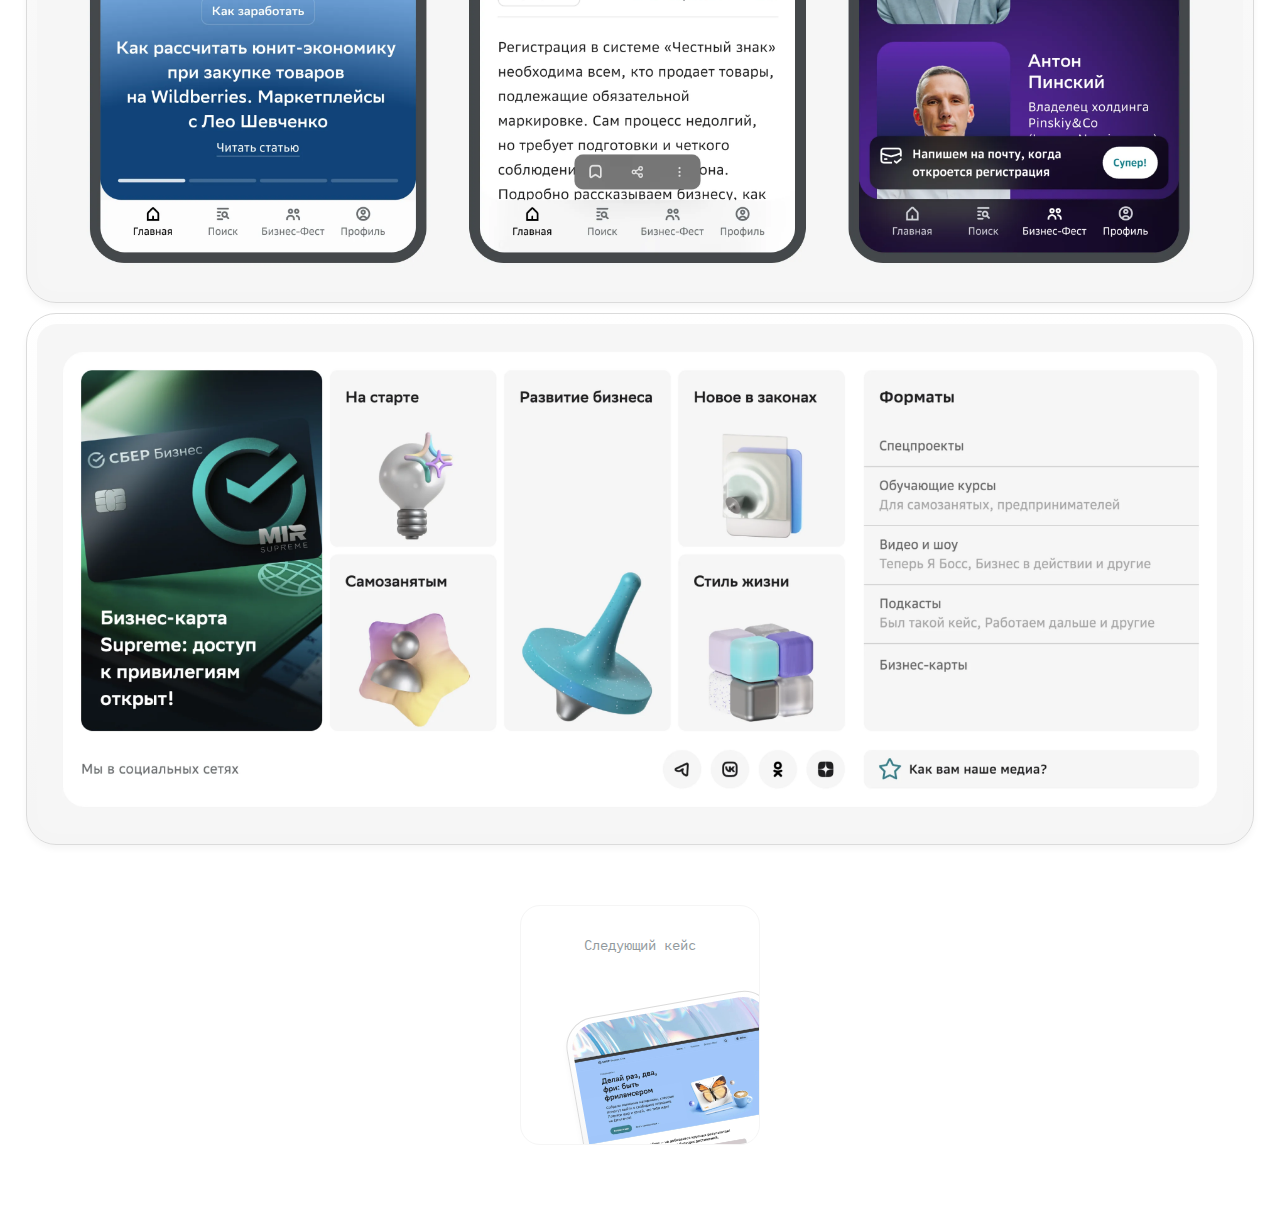
<file: case-sbl-redesign.html>
<!DOCTYPE html>
<html lang="en">
<head>
   <meta charset="UTF-8">
   <meta name="viewport" content="width=device-width, initial-scale=1.0">
   <title>Редизайн медиа СберБизнес Live</title>
   <link rel="stylesheet" href="stylesheets/style.css">
   <link rel="stylesheet" href="stylesheets/case-stylesheets.css">
   <link rel="stylesheet" href="stylesheets/adaptive.css">
   <link rel="icon" href="stylesheets/images/fav.ico" type="image/x-icon">


   <meta property="og:title" content="Редизайн медиа СберБизнес Live">
   <meta property="og:description" content="by eto.polia">
   <meta property="og:image" content="https://eto-polia.com/stylesheets/images/sber-rebranding.jpg">
   <meta property="og:url" content="https://eto-polia.com/case-sbl-redesign.html"> 
   <meta property="og:type" content="portfolio">


   <!-- Yandex.Metrika counter -->
<script type="text/javascript" >
   (function(m,e,t,r,i,k,a){m[i]=m[i]||function(){(m[i].a=m[i].a||[]).push(arguments)};
   m[i].l=1*new Date();
   for (var j = 0; j < document.scripts.length; j++) {if (document.scripts[j].src === r) { return; }}
   k=e.createElement(t),a=e.getElementsByTagName(t)[0],k.async=1,k.src=r,a.parentNode.insertBefore(k,a)})
   (window, document, "script", "https://mc.yandex.ru/metrika/tag.js", "ym");

   ym(98772865, "init", {
        clickmap:true,
        trackLinks:true,
        accurateTrackBounce:true,
        webvisor:true
   });
</script>
<noscript><div><img src="https://mc.yandex.ru/watch/98772865" style="position:absolute; left:-9999px;" alt="" /></div></noscript>
<!-- /Yandex.Metrika counter -->


</head>
<body class="case-body ">
   <div class="page-container">
   <div class="page">


      <div class="header">
         <a class="homeBtn transition-link" href="/index.html"></a>
      </div>

      <div class="case-cover" id="case-cover-sber-redesign">
         <div class="gradientBox"></div>
      </div>


      <div class="case-description">

         <div class="tags">
            <div class="tag">UX/UI</div>
            <div class="tag">Research</div>
            <div class="tag">Product design</div>
            <!-- <div class="tag">UX/UI</div> -->
         </div>


         <h1>Редизайн медиа СберБизнес Live</h1>
         <div class="aboutMe"> 
            <h3>Продуктовый | UX/UI дизайнер</h3>
            <h3>сен 2023 &mdash;  май 2024 | 9 мес</h3>
         </div>


         <h4>СберБизнес Live — медиа для&nbsp;предпринимателей и&nbsp;самозанятых</h4>
                  
         <div class="case-descriptionRow" >
            <h4>Проблема</h4>
            <p>Устаревший дизайн медиа-платформы не&nbsp;соответствовал растущим потребностям. Отсутствовала адаптивность под мобильные устройства. С&nbsp;увеличением объема контента, появлением новых рубрик и&nbsp;развитием команды система стала плохо управляемой, сложно обновляемой и&nbsp;не&nbsp;масштабировалась. Это снижало эффективность работы редакции и&nbsp;ухудшало пользовательский опыт.</p>
         </div>
      
         <div class="case-descriptionRow" >
            <h4>Решение</h4>
            <p>Провела редизайн всех элементов сайта. Разработала гибкую и&nbsp;масштабируемую дизайн систему, учитывающую современные тренды и&nbsp;требования по&nbsp;потреблению контента, что позволило легко адаптировать продукт под запросы заказчика и&nbsp;эффективно управлять изменениями.</p>
         </div>
      
         <div class="case-descriptionRow" >
            <h4>Задачи</h4>
            <p>&rarr; Анализ конкурентов, формулирование гипотез и&nbsp;работа с&nbsp;метриками
               <br>
               &rarr; Проектирование макетов и&nbsp;создание прототипов
               <br>
               &rarr; Создание компонентов для существующей дизайн-системы
               <br>
               &rarr; Презентация проделанной работы и&nbsp;коммуникация с&nbsp;заказчиками
               <br>
               &rarr; Подготовка дизайн-макетов к&nbsp;вёрстке и&nbsp;коммуникация с&nbsp;разработчиками
               <br>
               &rarr; Ревью разработанных макетов</p>
         </div>
      </div>   

      <div class="experience">
         <div class="otherProjects">

            <a class="prjCard" href="https://muddy-sun-641.notion.site/Live-8ef8c1b3f215404b8d49a7c0136a046e?pvs=4">
               <div class="prjCardCover" id="sbl-redesign-research"></div>
               <div class="textBox">
                  <h1 class="prjHeader">Как это было</h1>
                  <p>Тут можно почитать подробнее про процесс работы ;)</p>
               </div>

            </a>
         </div>
      </div>


      <div class="gallery">
         <div class="gallery-item large">
            <img src="stylesheets/images/case-redesign/case-redesign-05.webp" alt="">
         </div>
         <div class="gallery-item small">
            <img src="stylesheets/images/case-redesign/case-redesign-02.webp" alt="">
         </div>
         <div class="gallery-item small">
            <img src="stylesheets/images/case-redesign/case-redesign-03.webp" alt="">
         </div>
         <div class="gallery-item large">
            <img src="stylesheets/images/case-redesign/case-redesign-04.webp" alt="">
         </div>
         <div class="gallery-item large">
            <img src="stylesheets/images/case-redesign/case-redesign-01.webp" alt="">
         </div>
      </div>













      <div class="navigationPanel">

         <!-- <a class="navBtn before transition-link" href="/case-sbl-redesign.html">
            <h3>Предыдущий кейс</h3>
               <div class="caseCard transition-link">
                  <div class="caseCover" id="sber1"></div>
               </div>
         </a> -->
      
         <a class="navBtn next transition-link" href="/case-sbl-constuctor.html">
            <h3>Следующий кейс</h3>
            <div class="caseCard transition-link">
               <div class="caseCover" id="sber2"></div>
            </div>
         </a>
      </div>

   </div>
   <audio id="hoverSound" src="stylesheets/audio/Nock.mp3" preload="auto"></audio>
   <script src="js/js.js"></script>
</div>
</body>
</html>
</file>
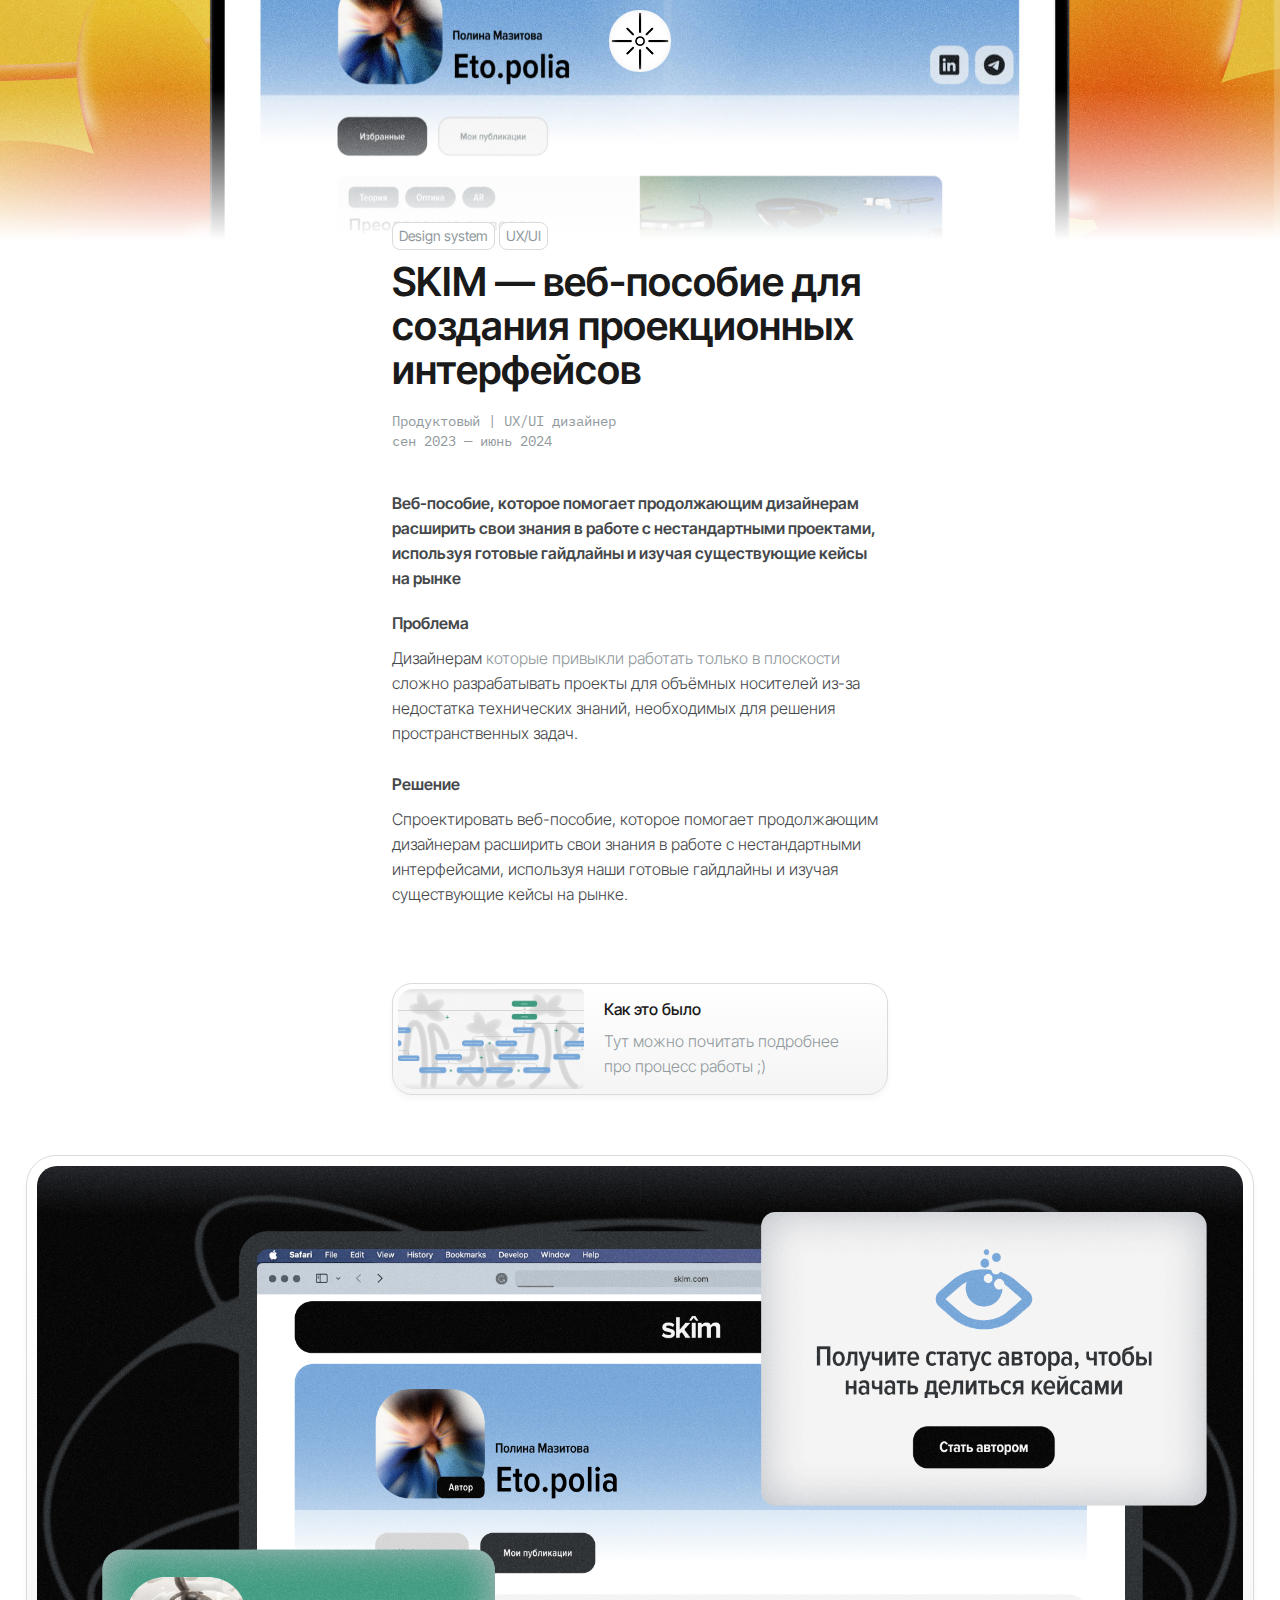
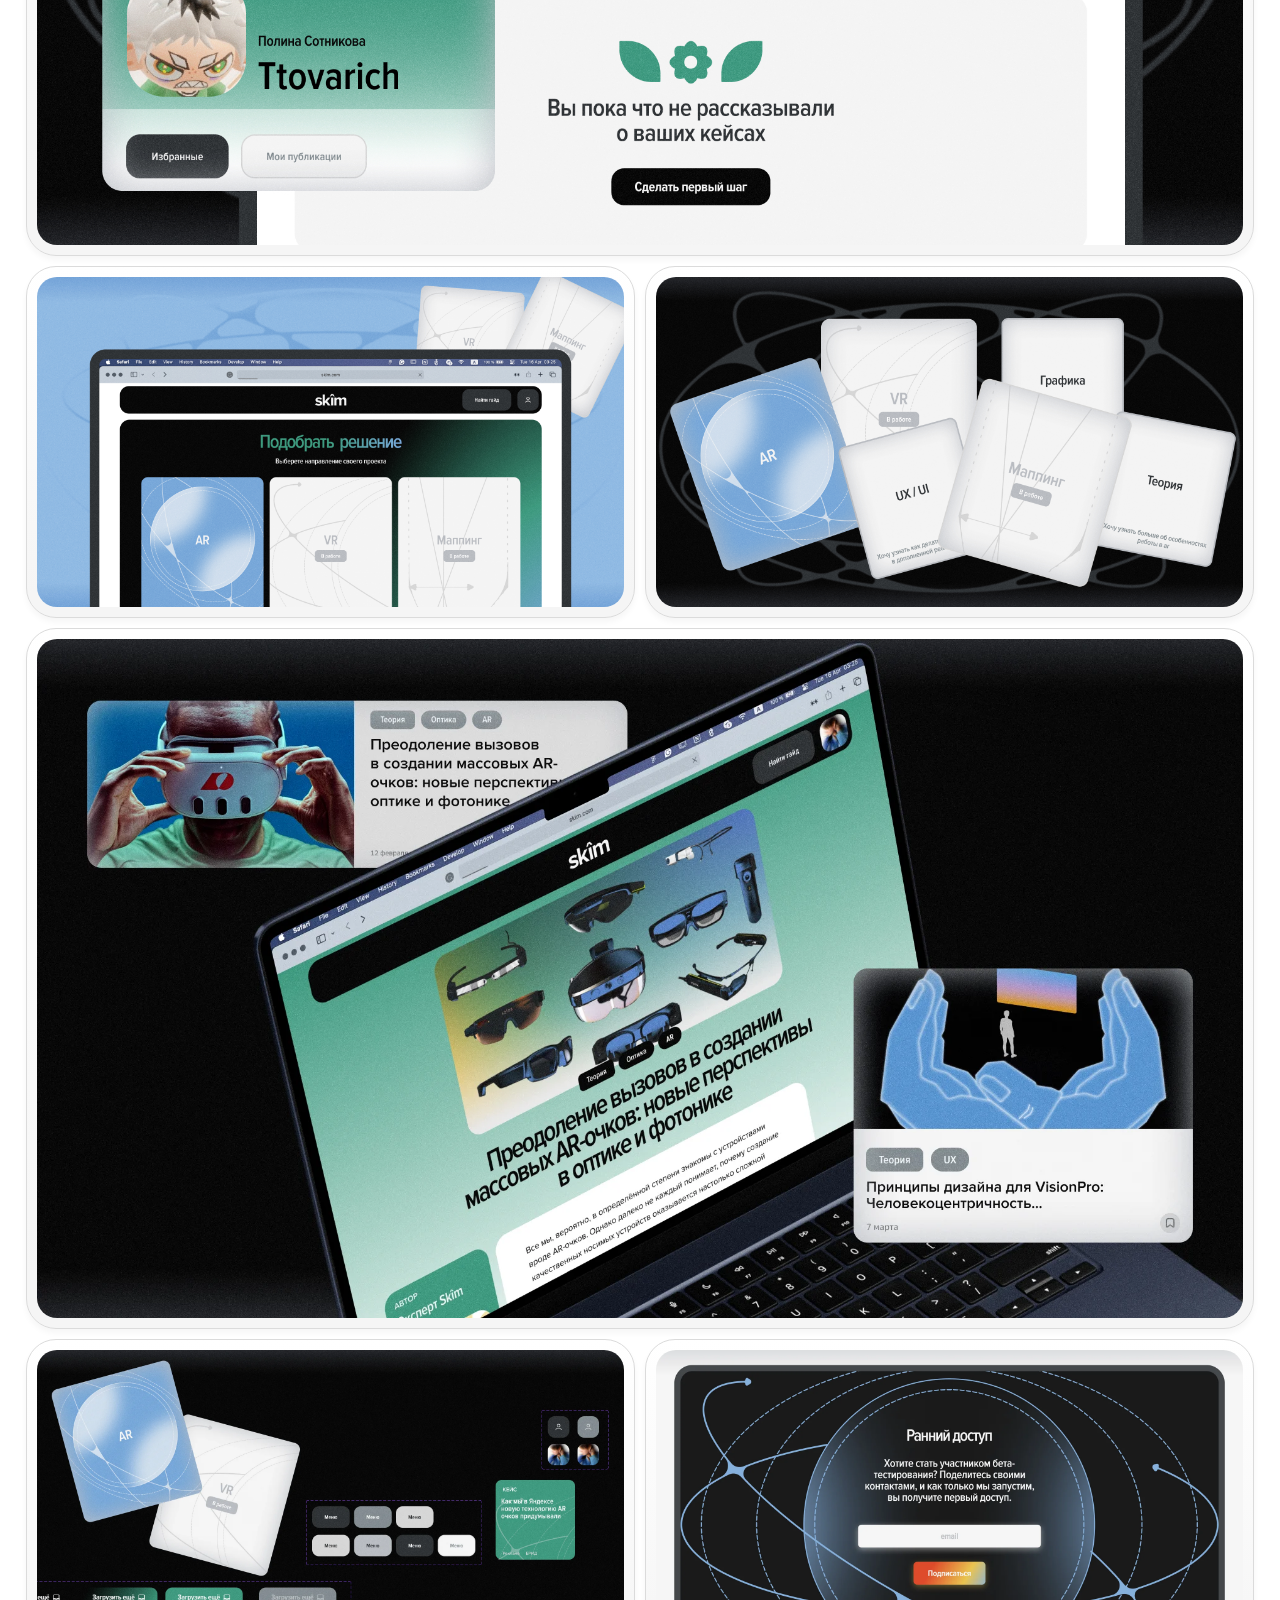
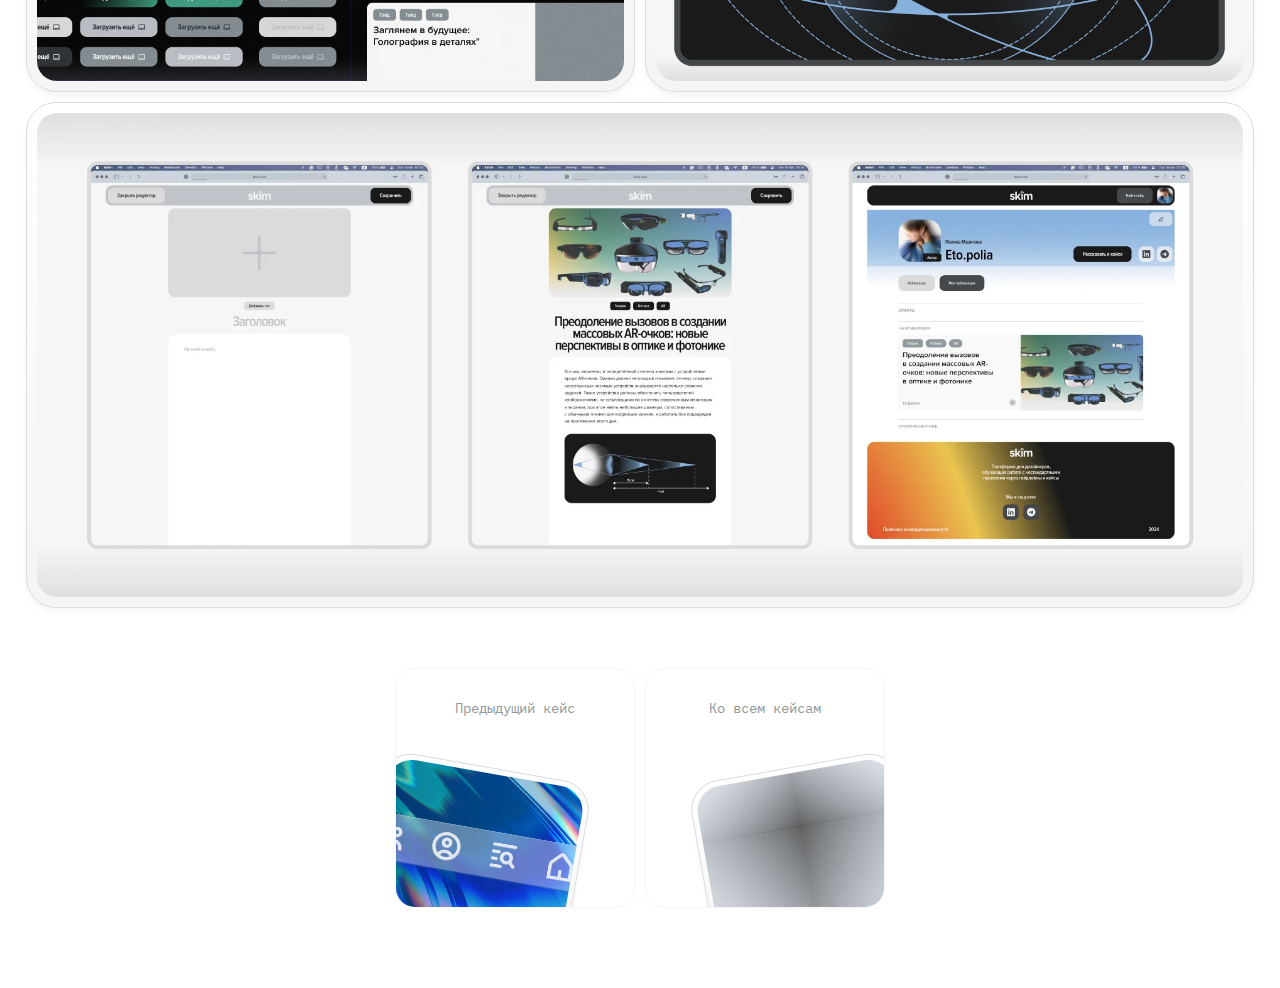
<file: case-skim.html>
<!DOCTYPE html>
<html lang="en">
<head>
   <meta charset="UTF-8">
   <meta name="viewport" content="width=device-width, initial-scale=1.0">
   <title>SKIM — веб-пособие для создания проекционных интерфейсов</title>
   <link rel="stylesheet" href="stylesheets/style.css">
   <link rel="stylesheet" href="stylesheets/case-stylesheets.css">
   <link rel="stylesheet" href="stylesheets/adaptive.css">

   <link rel="icon" href="stylesheets/images/fav.ico" type="image/x-icon">

   <meta property="og:title" content="SKIM — веб-пособие для создания проекционных интерфейсов">
   <meta property="og:description" content="by eto.polia">
   <meta property="og:image" content="https://eto-polia.com/stylesheets/images/skim.jpg">
   <meta property="og:url" content="https://eto-polia.com/case-skim.html"> 
   <meta property="og:type" content="portfolio">

   
   <!-- Yandex.Metrika counter -->
<script type="text/javascript" >
   (function(m,e,t,r,i,k,a){m[i]=m[i]||function(){(m[i].a=m[i].a||[]).push(arguments)};
   m[i].l=1*new Date();
   for (var j = 0; j < document.scripts.length; j++) {if (document.scripts[j].src === r) { return; }}
   k=e.createElement(t),a=e.getElementsByTagName(t)[0],k.async=1,k.src=r,a.parentNode.insertBefore(k,a)})
   (window, document, "script", "https://mc.yandex.ru/metrika/tag.js", "ym");

   ym(98772865, "init", {
        clickmap:true,
        trackLinks:true,
        accurateTrackBounce:true,
        webvisor:true
   });
</script>
<noscript><div><img src="https://mc.yandex.ru/watch/98772865" style="position:absolute; left:-9999px;" alt="" /></div></noscript>
<!-- /Yandex.Metrika counter -->

</head>
<body class="case-body ">
   <div class="page-container">
   <div class="page">


      <div class="header">
         <a class="homeBtn transition-link" href="/index.html"></a>
      </div>

      <div class="case-cover" id="case-cover-skim">
         <div class="gradientBox"></div>
      </div>


      <div class="case-description">

         <div class="tags">
            <div class="tag">Design system</div>
            <div class="tag">UX/UI</div>
         </div>


         <h1>SKIM — веб-пособие для создания проекционных интерфейсов</h1>
         <div class="aboutMe"> 
            <h3>Продуктовый | UX/UI дизайнер</h3>
            <h3>сен 2023 &mdash; июнь 2024</h3>
         </div>


         <h4>Веб-пособие, которое помогает продолжающим дизайнерам расширить свои знания в&nbsp;работе с&nbsp;нестандартными проектами, используя готовые гайдлайны и&nbsp;изучая существующие кейсы на&nbsp;рынке</h4>


         <div class="case-descriptionRow" >
            <h4>Проблема</h4>
            <p>Дизайнерам <span style="color:var(--text-gray-light-color, #91999D);">которые привыкли работать только в&nbsp;плоскости </span>сложно разрабатывать проекты для объёмных носителей из-за недостатка технических знаний, необходимых для решения пространственных задач.</p>
         </div>
      
         <div class="case-descriptionRow" >
            <h4>Решение</h4>
            <p>Спроектировать веб-пособие, которое помогает продолжающим дизайнерам расширить свои знания в&nbsp;работе с&nbsp;нестандартными интерфейсами, используя наши готовые гайдлайны и&nbsp;изучая существующие кейсы на&nbsp;рынке.</p>
         </div>
      </div>   

      <div class="experience">
         <div class="otherProjects">

            <a class="prjCard" href="https://muddy-sun-641.notion.site/SKIM-6caa3ed8dd674e2aaa522ac5ab9d72f7?pvs=4">
               <div class="prjCardCover" id="skim-research"></div>
               <div class="textBox">
                  <h1 class="prjHeader">Как это было</h1>
                  <p>Тут можно почитать подробнее про процесс работы ;)</p>
               </div>

            </a>
         </div>
      </div>

      <div class="gallery">
         <div class="gallery-item large">
            <img src="stylesheets/images/case-skim/case-skim-01.webp" alt="">
         </div>
         <div class="gallery-item small">
            <img src="stylesheets/images/case-skim/case-skim-02.webp" alt="">
         </div>
         <div class="gallery-item small">
            <img src="stylesheets/images/case-skim/case-skim-03.webp" alt="">
         </div>
         <div class="gallery-item large">
            <img src="stylesheets/images/case-skim/case-skim-05.webp" alt="">
         </div>
         <div class="gallery-item small">
            <img src="stylesheets/images/case-skim/case-skim-04.webp" alt="">
         </div>
         <div class="gallery-item small">
            <img src="stylesheets/images/case-skim/case-skim-06.webp" alt="">
         </div>
         <div class="gallery-item large">
            <img src="stylesheets/images/case-skim/case-skim-07.webp" alt="">
         </div>
      </div>














      <div class="navigationPanel">

         <a class="navBtn before transition-link" href="/case-sbl-design-system.html">
            <h3>Предыдущий кейс</h3>
               <div class="caseCard transition-link">
                  <div class="caseCover" id="sber3"></div>
               </div>
         </a>
      
         <a class="navBtn next transition-link" href="/index.html#section4">
            <h3>Ко всем кейсам</h3>
            <div class="caseCard transition-link">
               <div class="caseCover" id="case-cover-fishCover"></div>
            </div>
         </a>
      </div>
   </div>
   <audio id="hoverSound" src="stylesheets/audio/Nock.mp3" preload="auto"></audio>
   <script src="js/js.js"></script>
</div>
</body>
</html>
</file>
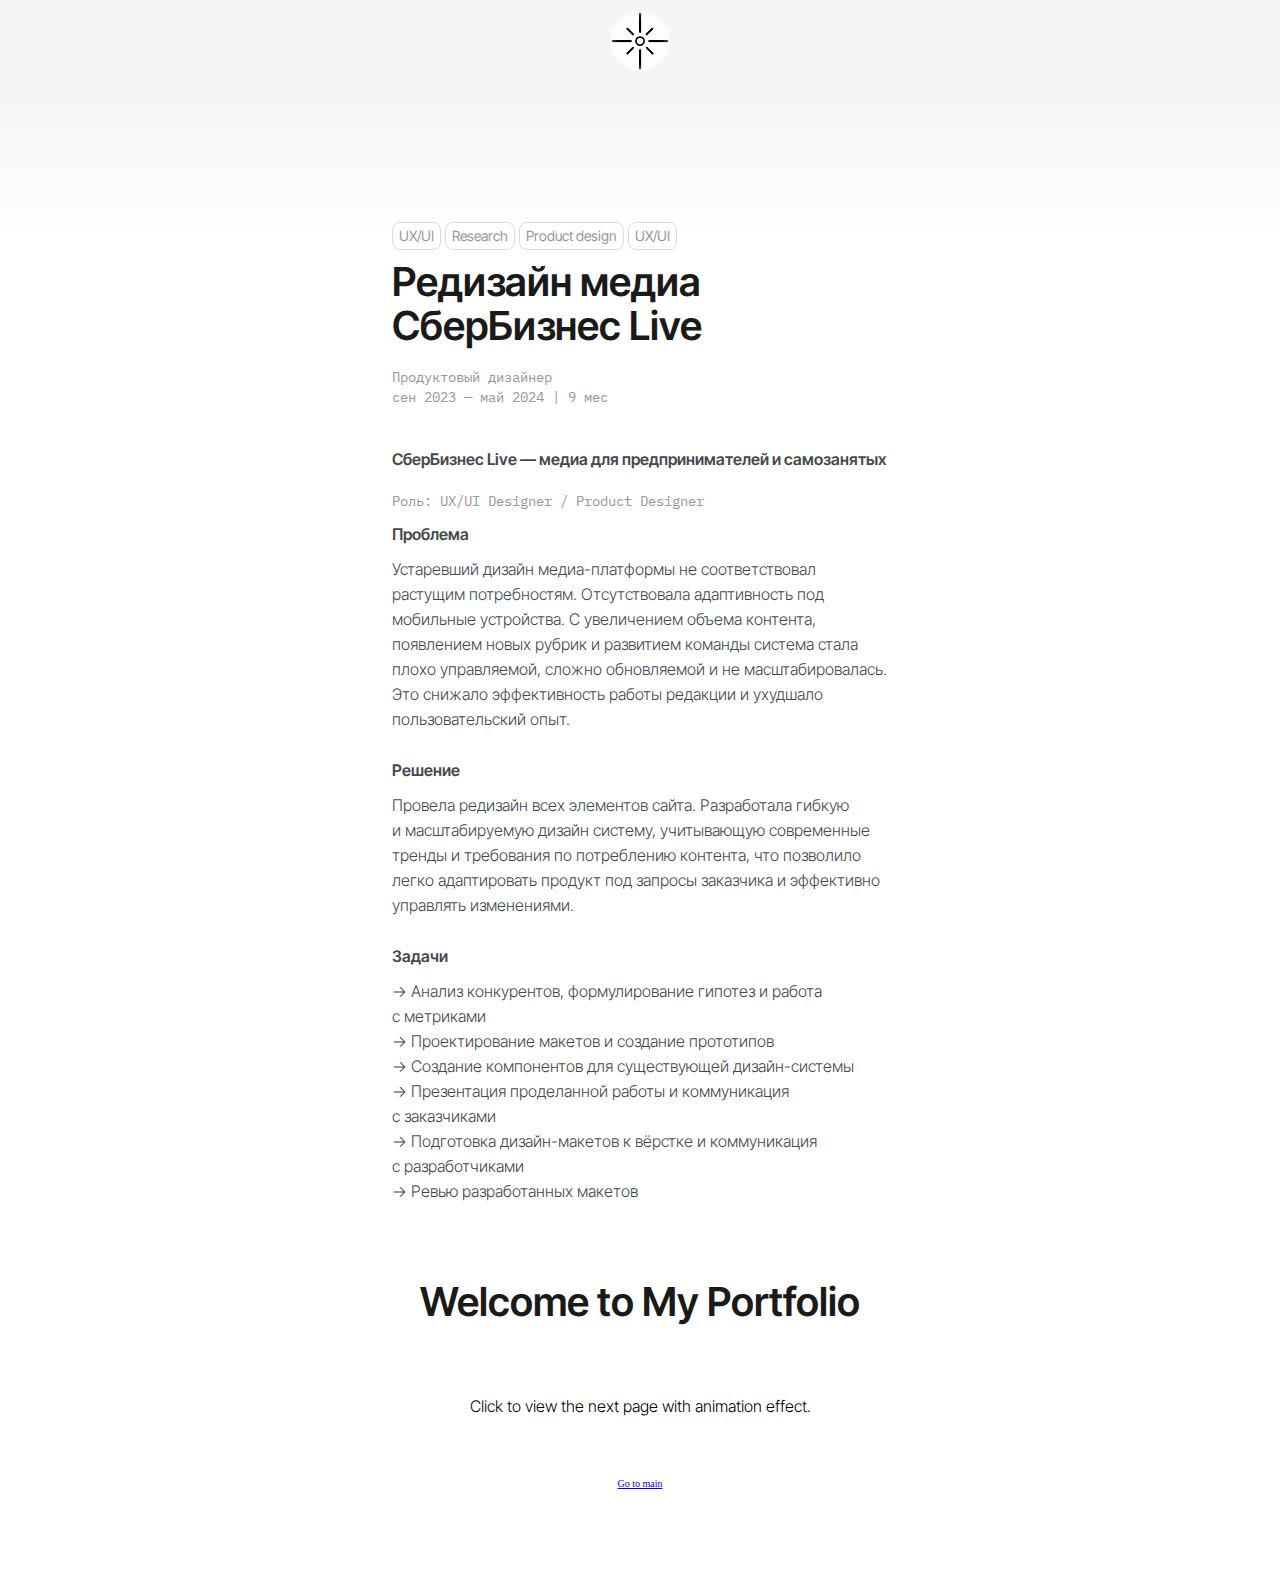
<file: sbl-redesign.html>
<!DOCTYPE html>
<html lang="en">
<head>
   <meta charset="UTF-8">
   <meta name="viewport" content="width=device-width, initial-scale=1.0">
   <title>Редизайн медиа СберБизнес Live</title>
   <link rel="stylesheet" href="stylesheets/style.css">
   <link rel="stylesheet" href="stylesheets/case-stylesheets.css">



</head>
<body class="case-body ">
   <div class="page-container">
   <div class="page">


      <div class="header">
         <a class="homeBtn transition-link" href="/index.html"></a>
      </div>

      <div class="case-cover">
         <div class="gradientBox"></div>
      </div>

      

      <div class="case-description">




      <div class="tags">
         <div class="tag">UX/UI</div>
         <div class="tag">Research</div>
         <div class="tag">Product design</div>
         <div class="tag">UX/UI</div>
      </div>



         <h1>Редизайн медиа СберБизнес Live</h1>
         <div class="aboutMe"> 
            <h3>Продуктовый дизайнер</h3>
            <h3>сен 2023 &mdash;  май 2024 | 9 мес</h3>
         </div>




         <h4>СберБизнес Live — медиа для предпринимателей и самозанятых</h4>
   
         <h3>Роль: UX/UI Designer / Product Designer</h3>
         
         <div class="case-descriptionRow" >
            <h4>Проблема</h4>
            <p>Устаревший дизайн медиа-платформы не&nbsp;соответствовал растущим потребностям. Отсутствовала адаптивность под мобильные устройства. С&nbsp;увеличением объема контента, появлением новых рубрик и&nbsp;развитием команды система стала плохо управляемой, сложно обновляемой и&nbsp;не&nbsp;масштабировалась. Это снижало эффективность работы редакции и&nbsp;ухудшало пользовательский опыт.</p>
         </div>
   
         <div class="case-descriptionRow" >
            <h4>Решение</h4>
            <p>Провела редизайн всех элементов сайта. Разработала гибкую и&nbsp;масштабируемую дизайн систему, учитывающую современные тренды и&nbsp;требования по&nbsp;потреблению контента, что позволило легко адаптировать продукт под запросы заказчика и&nbsp;эффективно управлять изменениями.</p>
         </div>
   
         <div class="case-descriptionRow" >
            <h4>Задачи</h4>
            <p>&rarr; Анализ конкурентов, формулирование гипотез и&nbsp;работа с&nbsp;метриками
               <br>
               &rarr; Проектирование макетов и&nbsp;создание прототипов
               <br>
               &rarr; Создание компонентов для существующей дизайн-системы
               <br>
               &rarr; Презентация проделанной работы и&nbsp;коммуникация с&nbsp;заказчиками
               <br>
               &rarr; Подготовка дизайн-макетов к&nbsp;вёрстке и&nbsp;коммуникация с&nbsp;разработчиками
               <br>
               &rarr; Ревью разработанных макетов</p>
         </div>
      </div>   

      <h1>Welcome to My Portfolio</h1>
      <p>Click to view the next page with animation effect.</p>
      <a href="/index.html" class="transition-link">Go to main</a>

   </div>


  
      





   <script src="js/js.js"></script>
</div>
</body>
</html>
</file>
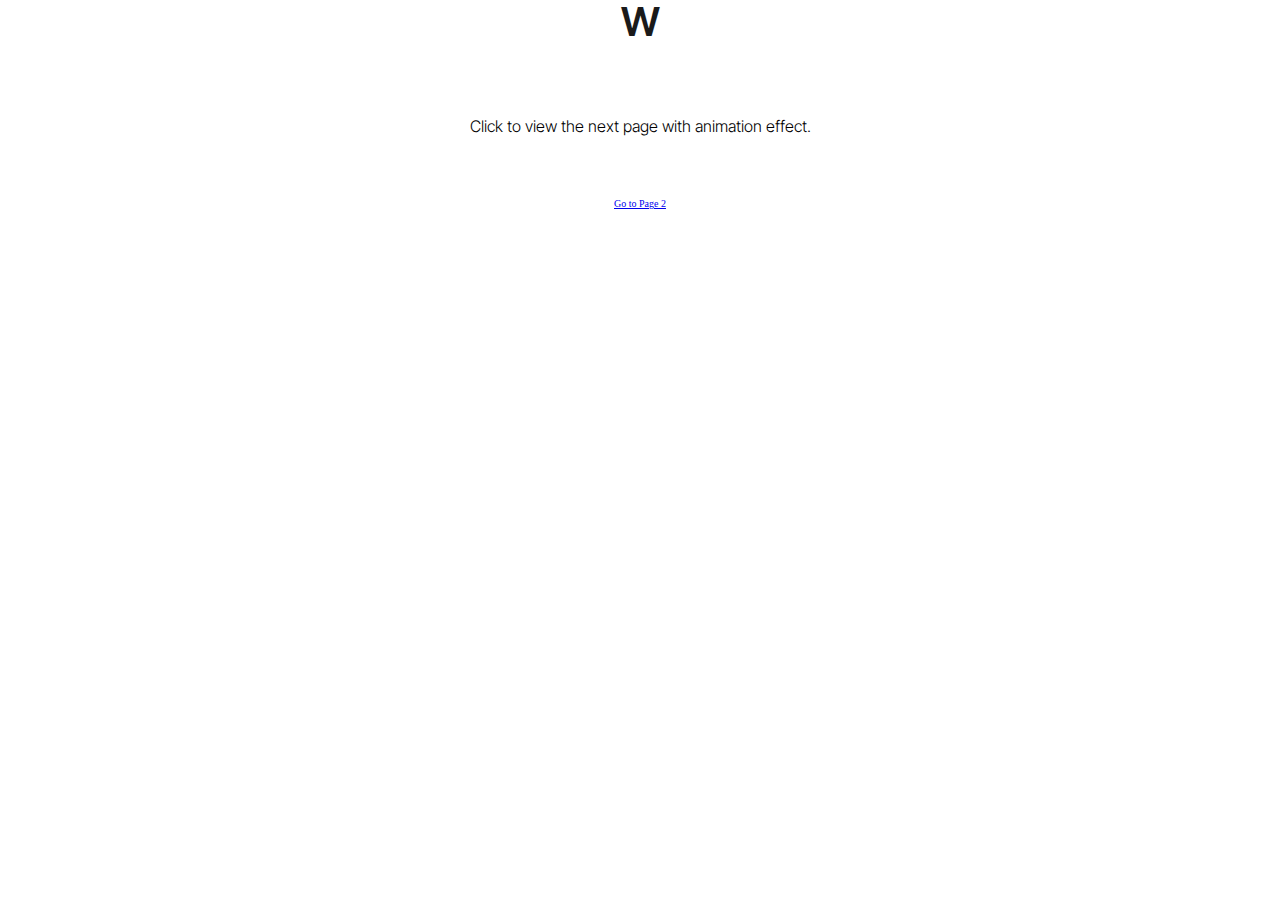
<file: test-history-api.html>
<!DOCTYPE html>
<html lang="en">
<head>
    <meta charset="UTF-8">
    <meta name="viewport" content="width=device-width, initial-scale=1.0">
    <title>Portfolio</title>
    <!-- <link rel="stylesheet" href="stylesheets/style.css"> -->
     <link rel="stylesheet" href="stylesheets/style.css">
    <link rel="stylesheet" href="stylesheets/case-stylesheets.css">
    <link rel="icon" href="stylesheets/images/fav.ico" type="image/x-icon">


</head>
<body>
    <div class="page-container">
        <div class="page">
            <h1>W</h1>
            <p>Click to view the next page with animation effect.</p>
            <a href="index.html" class="transition-link">Go to Page 2</a>
        </div>
    </div>

    <script src="js/js.js"></script>
</body>
</html>
</file>
<file: stylesheets/case-stylesheets.css>
/* @import url('style.css'); */

:root {
   --text-black-color: #1A1A1A;
   --text-gray-dark-color: #45484B;
   --text-gray-light-color: #91999D;

   --bg-gray-01: #C1C4C9;
   --bg-gray-02: #DBDBDB;
   --bg-gray-03: #F5F5F5;

   --bg-white: #ffffff;
}

/* Cases */
body {
   margin-top: 0;
}

.header {
   position: sticky;
   top: 10px;
   display: flex;
   /* justify-content: center; */
   align-items: center;
   z-index: 100;
}
.homeBtn {
   width: 6rem;
   height: 6rem;

   border-radius: 3rem;
   border: 1px solid #f5f5f5;
   background-size: cover;
   background-position: center;
   background-image: url('images/userlogo.webp');
   box-shadow: 0px 0px 8px 0px #f5f5f5 inset;
   transition: all 1s ease;

}
.homeBtn:hover {
   box-shadow: 0px 0px 8px 0px #f5f5f5 inset;
   transition: all .6s ease;
   border-color: var(--bg-gray-02,#DBDBDB);
   transform: rotate(10deg);
}

.case-cover {
   width: 100%;
   height: 30rem;
   background: rgb(245,245,245);
   background-size: cover;
   background-position: center;
   position: absolute;
   top: -60px;
   z-index: -10;
}
#case-cover-sber-redesign{
   background-image: url('images/Covers/sber-rebranding.jpg');
}
#case-cover-sber-constructor {
   background-image: url('images/Covers/sber-projects.jpg');
}
#case-cover-sber-design-system {
   background-image: url('images/Covers/sber-design-system.jpg');
}
#case-cover-skim {
   background-image: url('images/Covers/skim.jpg');
}
#case-cover-fishCover {
   background-image: url('images/Covers/default-cover.jpg');

}

.gradientBox{
   width: 100%;
   height: 100%;
   background: linear-gradient(180deg, rgba(245,245,245,0) 50%, rgba(255,255,255,1) 100%);

}

.case-body {
   display: flex;
   flex-direction: column;
   align-items: flex-start;
   gap: 4em;
   /* margin-top: 12rem; */
   margin-bottom: 8rem;
   /* max-width: 1280px; */
}
.case-description{
   width: 496px;
   display: flex;
   flex-direction: column;
   gap: 1rem;
   align-items: flex-start;
   margin: auto;
   margin-top: 10rem;
}
.case-descriptionRow{
   display: flex;
   flex-direction: column;
   gap: 1rem;
   width: 496px;
   color: #333;
   margin-bottom: 1.6rem;
}

.case-descriptionRow h4 {
   /* width: 100px; */
   color: var(--text-gray-dark-color, #45484B);
   margin-bottom: 0;
}
.case-descriptionRow p {
   width: 496px;
   color: var(--text-gray-dark-color, #45484B);
}





.case-body .aboutMe,
.case-body h4 {
   align-items: flex-start;
   text-align: start;
}


.navigationPanel{
   width: 496px;
   display: flex;
   flex-direction: row;
   gap: 1rem;
   align-items: center;
   margin: auto;
   justify-content: center;
}
.navBtn{
   position: relative;
   width: calc(50% - 1rem);
   aspect-ratio: 1 / 1;
   background-color: var(--bg-white);
   border-radius: 2em;
   border: 1px solid #f5f5f5;
   transition: transform 0.6s ease-in-out;
   cursor: pointer;
   overflow: hidden;
   /* padding: 2rem; */
   justify-items: center;
   text-decoration: none;
}

.navBtn:hover{
   background-color: var(--bg-gray-03, #F5F5F5);
   border-color: var(--bg-gray-02, #DBDBDB); 
   box-shadow: var(--text-gray-light-color, #91999D);
   transition: .5s;
   animation-timing-function: cubic-bezier(0.075, 0.82, 0.165, 1);
   transform: scale(1.02);
   background: var(--White, #f5f5f5);
   box-shadow: 0px 0px 74px 0px #fff inset;  
}

.navBtn:active {
   transition: .5s;
   animation-timing-function: cubic-bezier(0.075, 0.82, 0.165, 1);
   transform: scale(1);
   background-color: var(--text-gray-dark-color, #45484B);
}


.navBtn h3 {
   margin-top: 3rem;
   margin-bottom: .8rem;
}

.navBtn .casesSber {
   transform: scale(.6);
   margin: auto;
}

.navBtn .caseCard {
   width: calc(100% - 4rem);
   position: static;
   bottom: -2rem;
   padding-bottom: .5rem;
   transform: translateX(2rem) translateY(4rem) rotate(-10deg);
   /* border-radius: 1rem; */
}

.navBtn.next .caseCard {
   transform: translateX(4rem) translateY(4rem) rotate(-10deg);
}
.navBtn.before .caseCard {
   transform: translateX(-4rem) translateY(4rem) rotate(10deg);
}

.navBtn:hover .caseCard {
   /* transform: translateX(1rem) translateY(2rem) rotate(-4deg); */
   transform: translateX(0) translateY(0) rotate(-0);

}


.gallery {
   width: 96%;
   display: flex;
   flex-wrap: wrap; /* Позволяет картинкам переходить на следующую строку */
   gap: 1rem; /* Отступы между картинками */

}

.gallery-item {
   display: flex;
   overflow: hidden;
   height: auto;
   border: 1px solid #DBDBDB;
   background: linear-gradient(0deg, #f5f5f5 0%, #f5f5f5 7%, #fff 100%);
   flex: 1 1 auto;
   position: relative;
   border-radius: 3rem;
   box-shadow: 0 4px 6px rgba(0, 0, 0, 0.04);
   padding: .5rem;
}

.gallery-item.large {
   flex: 1 1 90%; /* Занимает всю ширину строки */
   padding: 1rem;
}

.gallery-item.small {
   flex: 1 1 30rem;
   padding: 1rem;
    /* Два маленьких изображения занимают примерно половину строки */
}

.gallery-item img {
   width: 100%; /* Изображение заполняет весь контейнер */
   height: auto;
   object-fit: cover;
   border-radius: 2rem;
}
</file>
<file: stylesheets/adaptive.css>
/* @media only screen and (min-width: 1920px)  {

}

@media only screen and (min-width: 1680px) and (max-width: 1920px) {
 
}

@media only screen and (min-width: 320px) and (max-width: 512px) {
   .html {
      font-size: 6px;
      }
    body {
      width: 100vw;
    }
} */


@media  (max-width: 796px){
  html {
    font-size: 9px;
    overflow-x: hidden;
  }

  body {
    /* background-color: rgb(132, 187, 250); */
    /* overflow-x: hidden; */
  }
  h1{
    margin-top: 2rem;
  }

  h3{
    font-size: 1.6rem;
  }
  
  h4 {
    font-size: 2rem;
    line-height: 2.4rem;
  }

  /* .page-container {
    overflow: visible;
  } */


  .homeBtn{
    width: 6rem;
    height: 6rem;
    border-radius: 3rem;
  }
  .tag {
    font-size: 1.6rem;
  }


  .social {
    width: 100%;
    gap: 1rem ;
  }

  .social a:hover{
    color: #91999D;
  }

  .social:hover .highlight {
    opacity: 0;
  }

  .link {
    padding: 0;
  }



  .hero, 
  .experience, 
  .footer,
  .case-description {
    width: calc(100% - 4rem);
    padding-right: 1rem;
    padding-left: 1rem;
  }


  .case-description .case-descriptionRow,
  .case-description .case-descriptionRow p {
    width: 100%;
  }

  .linkWrapper {
    /* flex-wrap: wrap; */
    width: 100%;
    display: flex;
    justify-content: space-between;
  }
  .navigationPanel{
    width: calc(100% - 4rem);
  }

  .hero p,
  li,
  .case-description p {
    font-size: 1.8rem;
    line-height: 3rem;
  }


  .logoIcon{
    top: calc( 50% - 1.5em );
    transform:  translate(0,0) scale(.8);
  }

  .caseItem:hover {
    top: calc( 50% - 1.5em );
    transform:  translate(0,0) scale(1);
    border: 1px solid #f5f5f5;
    background-color: #ffffff;
  }
  

  .caseItem:hover .tooltip {
    opacity: 0;
  }


  .caseItem:hover .logoIcon{
    top: calc( 50% - 1.5em );
    transform:  translate(0,0) scale(.8);
  }

  .caseItem:hover .readMore{
    opacity: 0;
  }



  .casesSber,
  .casesSkim {
    flex-direction: column;
    width: 100%;
    gap: 1rem;
  }
  .caseCard,
  .casesSkim .caseCard:nth-child(1) {
    width: 100%;
  }
  .caseCover{
    height: 22rem;
  }

  .casesSkim .caseCover{
    height: 32rem;
  }
  .casesSber .caseCard:nth-child(1),
  .casesSber .caseCard:nth-child(2),
  .casesSber .caseCard:nth-child(3),
  .casesSkim .caseCard:nth-child(1)
  {
    transform: translateX(0) translateY(0) rotate(0);
  }

  .skills{
   flex-direction: column;
   width: 100%;
  }

  .skillsBox{
   width: 90%;
  }


  .product-results {
    margin-top: 2rem;
    margin-bottom: 1rem;
  }





.prjHeader{
margin-top: 0;
}


.gallery-item.small {
  flex: 1 1 90%; /* Занимает всю ширину строки */
  padding: 1rem;
}



}


/* 
@media  (max-width: 420px){
 
  .caseCard {
    width: 90%;
  }

} */
</file>
<file: stylesheets/style.css>
@import url(reset.css);
@import url(fonts.css);
@import url(stylesheets.css);
/* @import url(case-stylesheets.css); */
@import url(adaptive.css);
</file>
